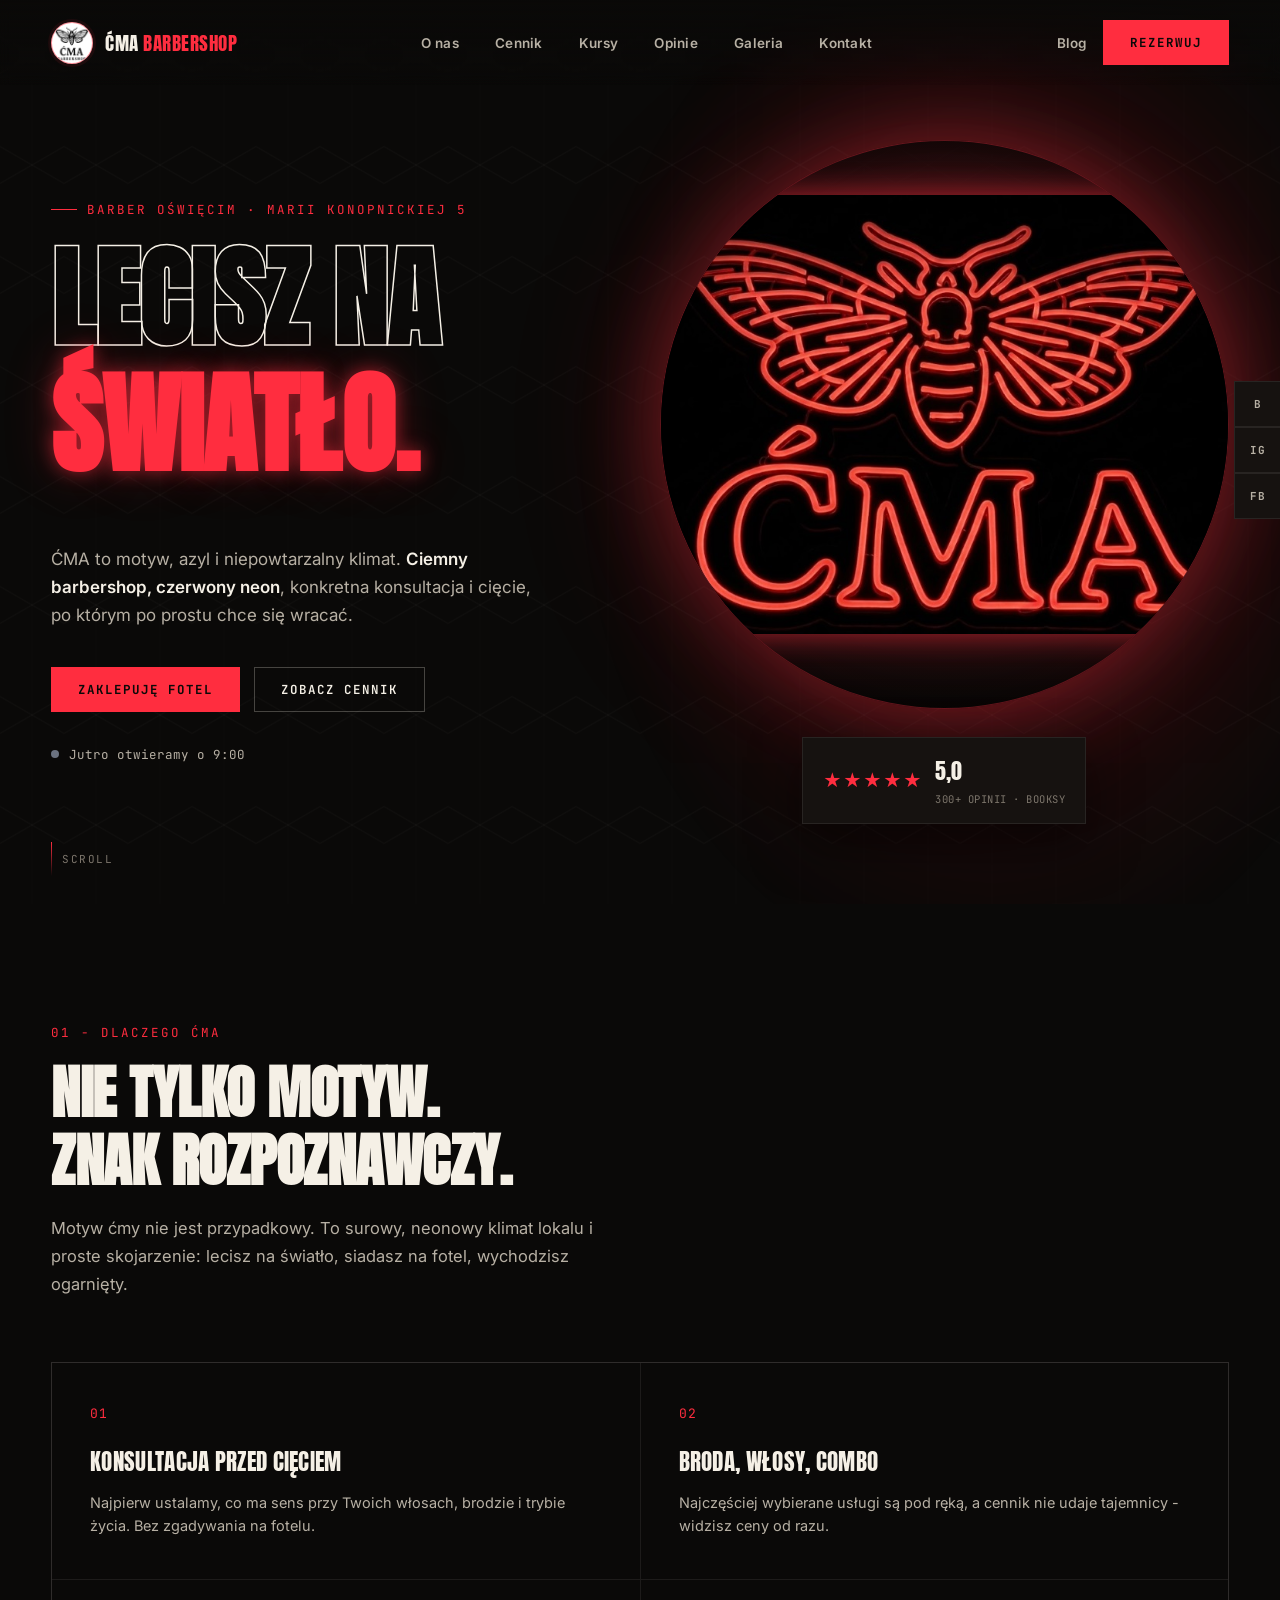
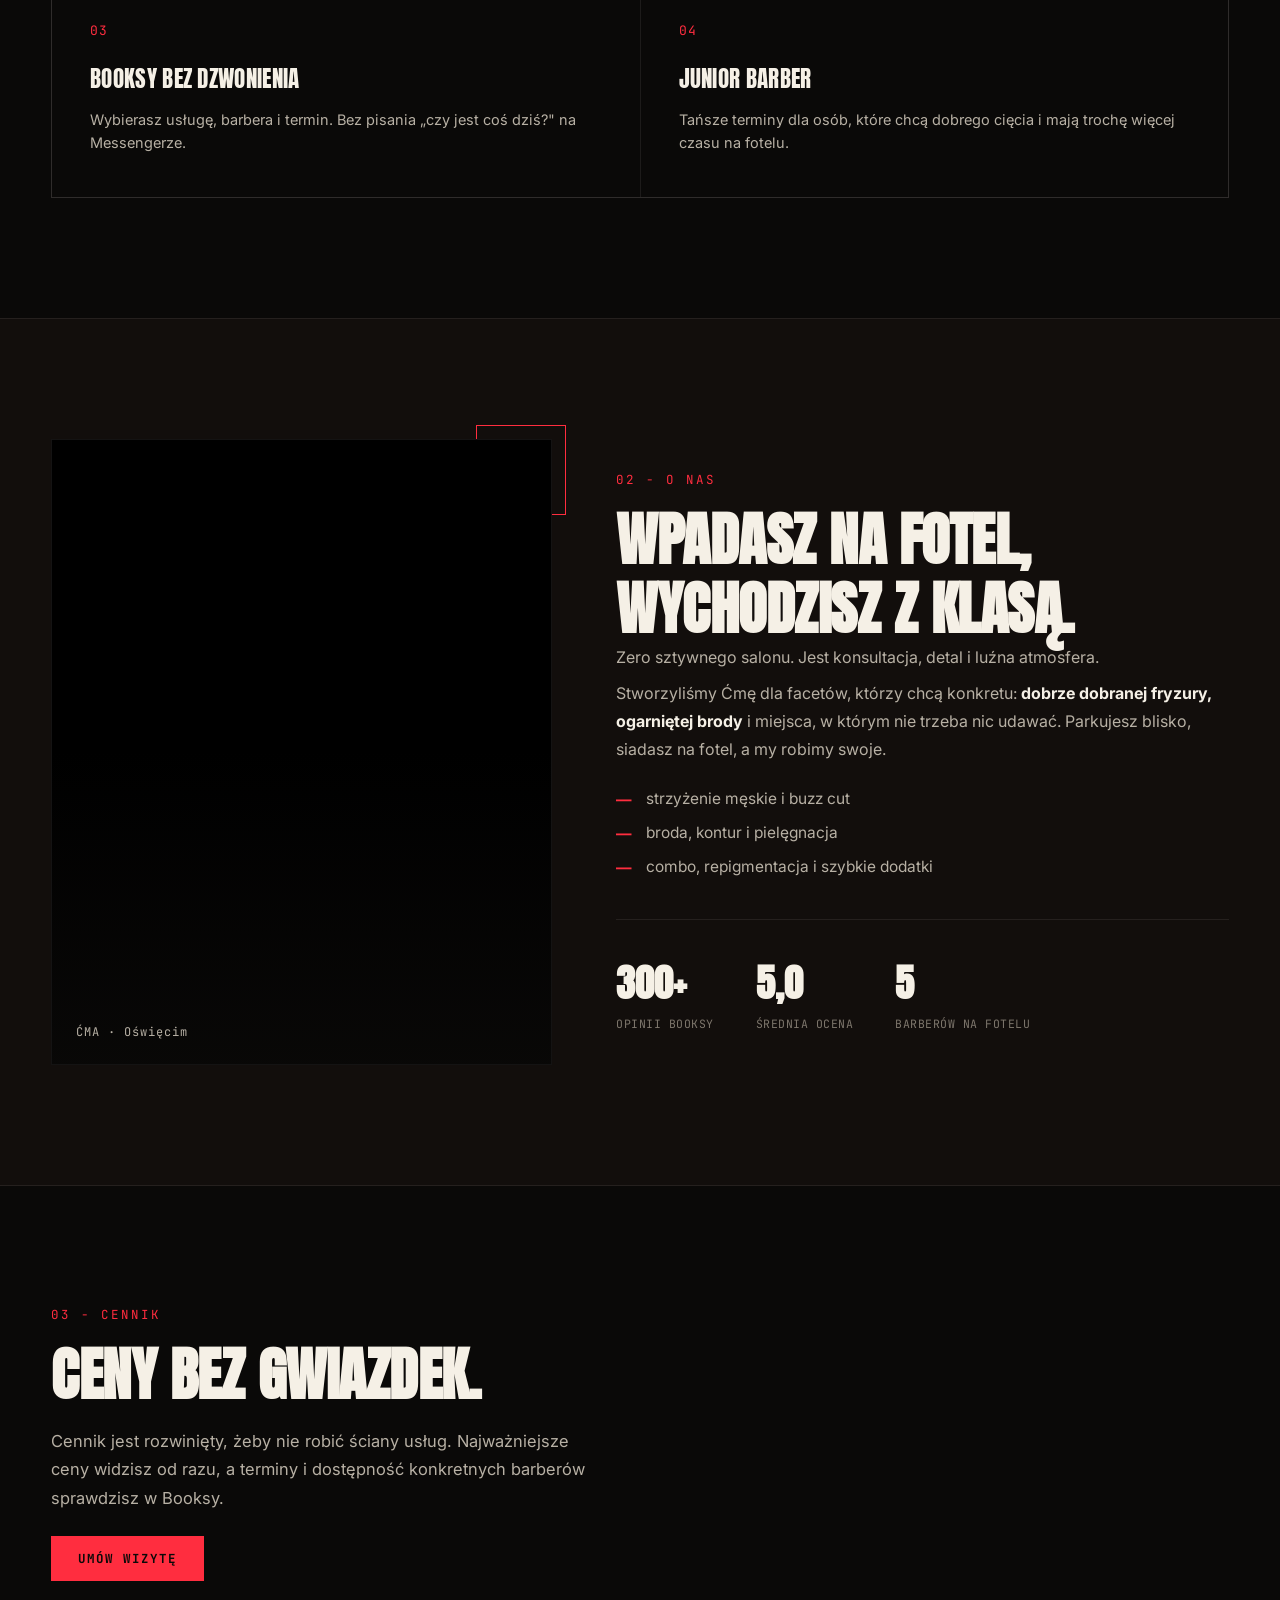
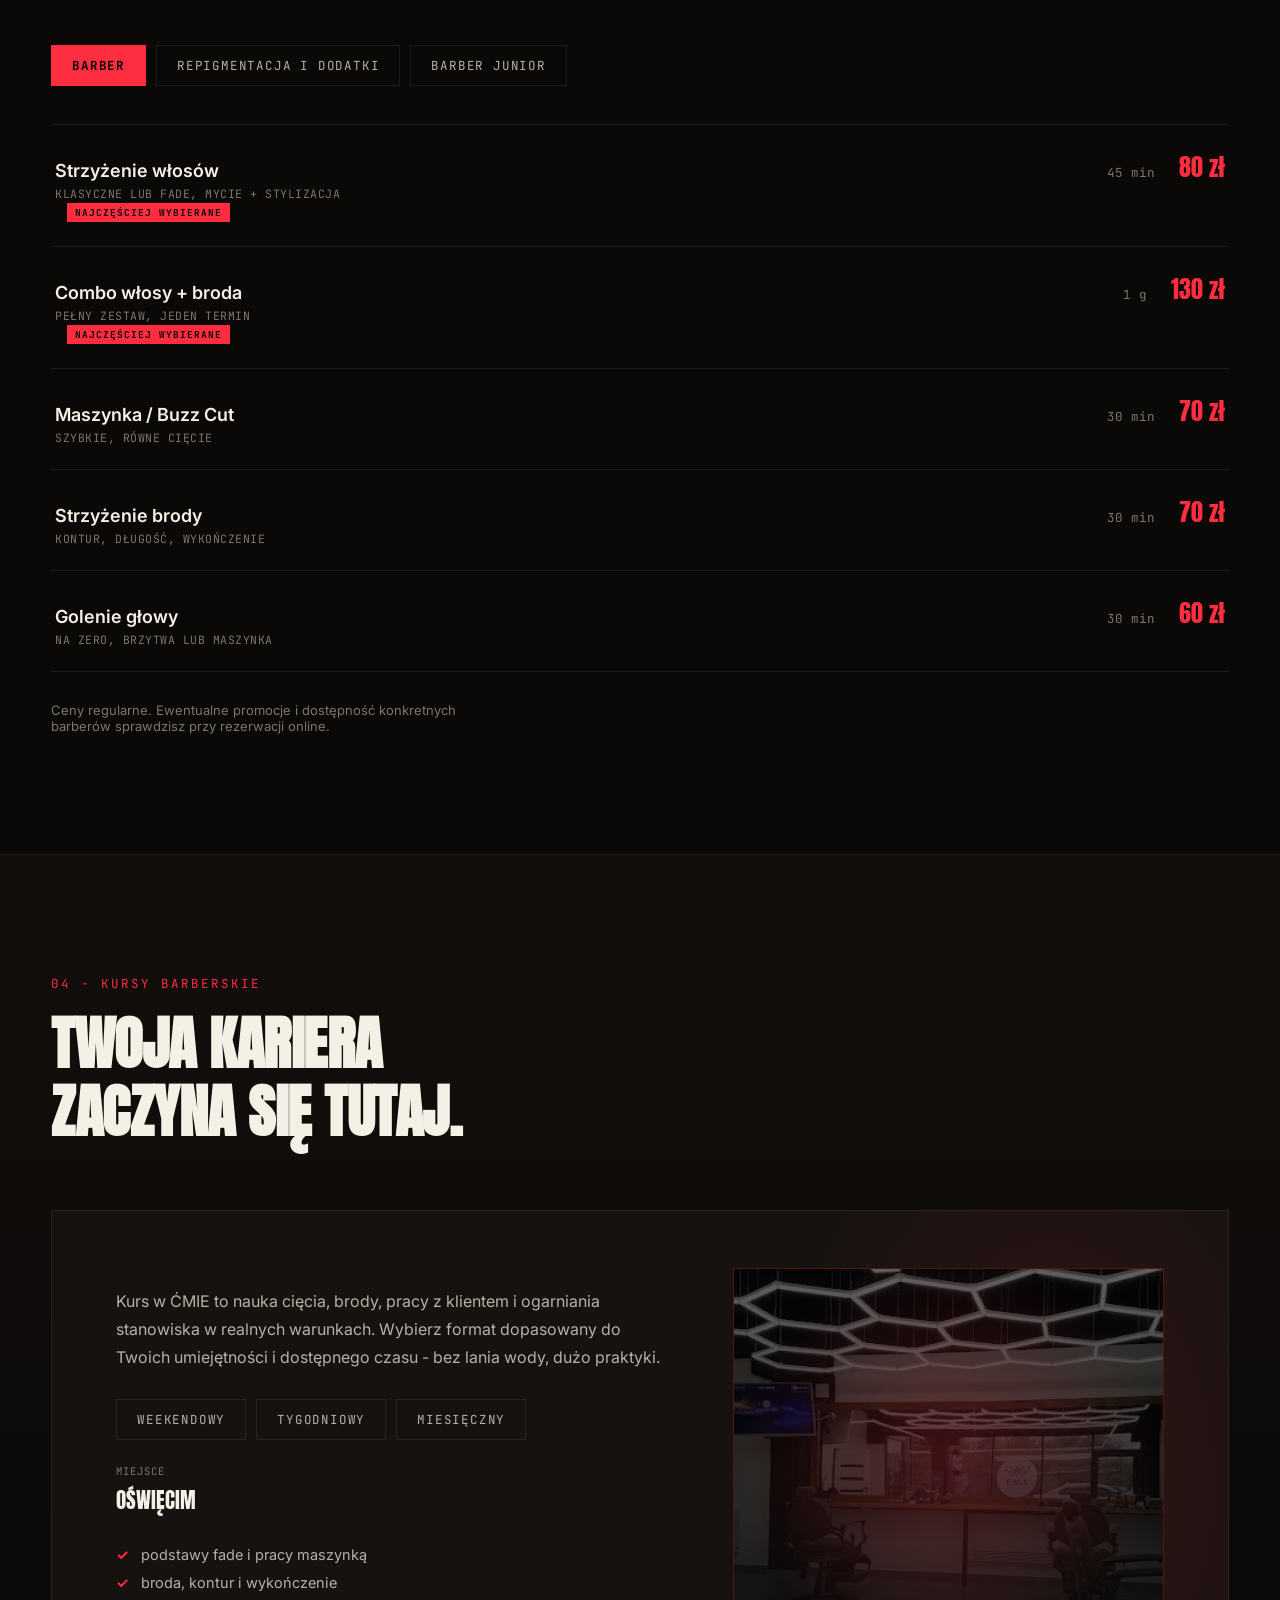
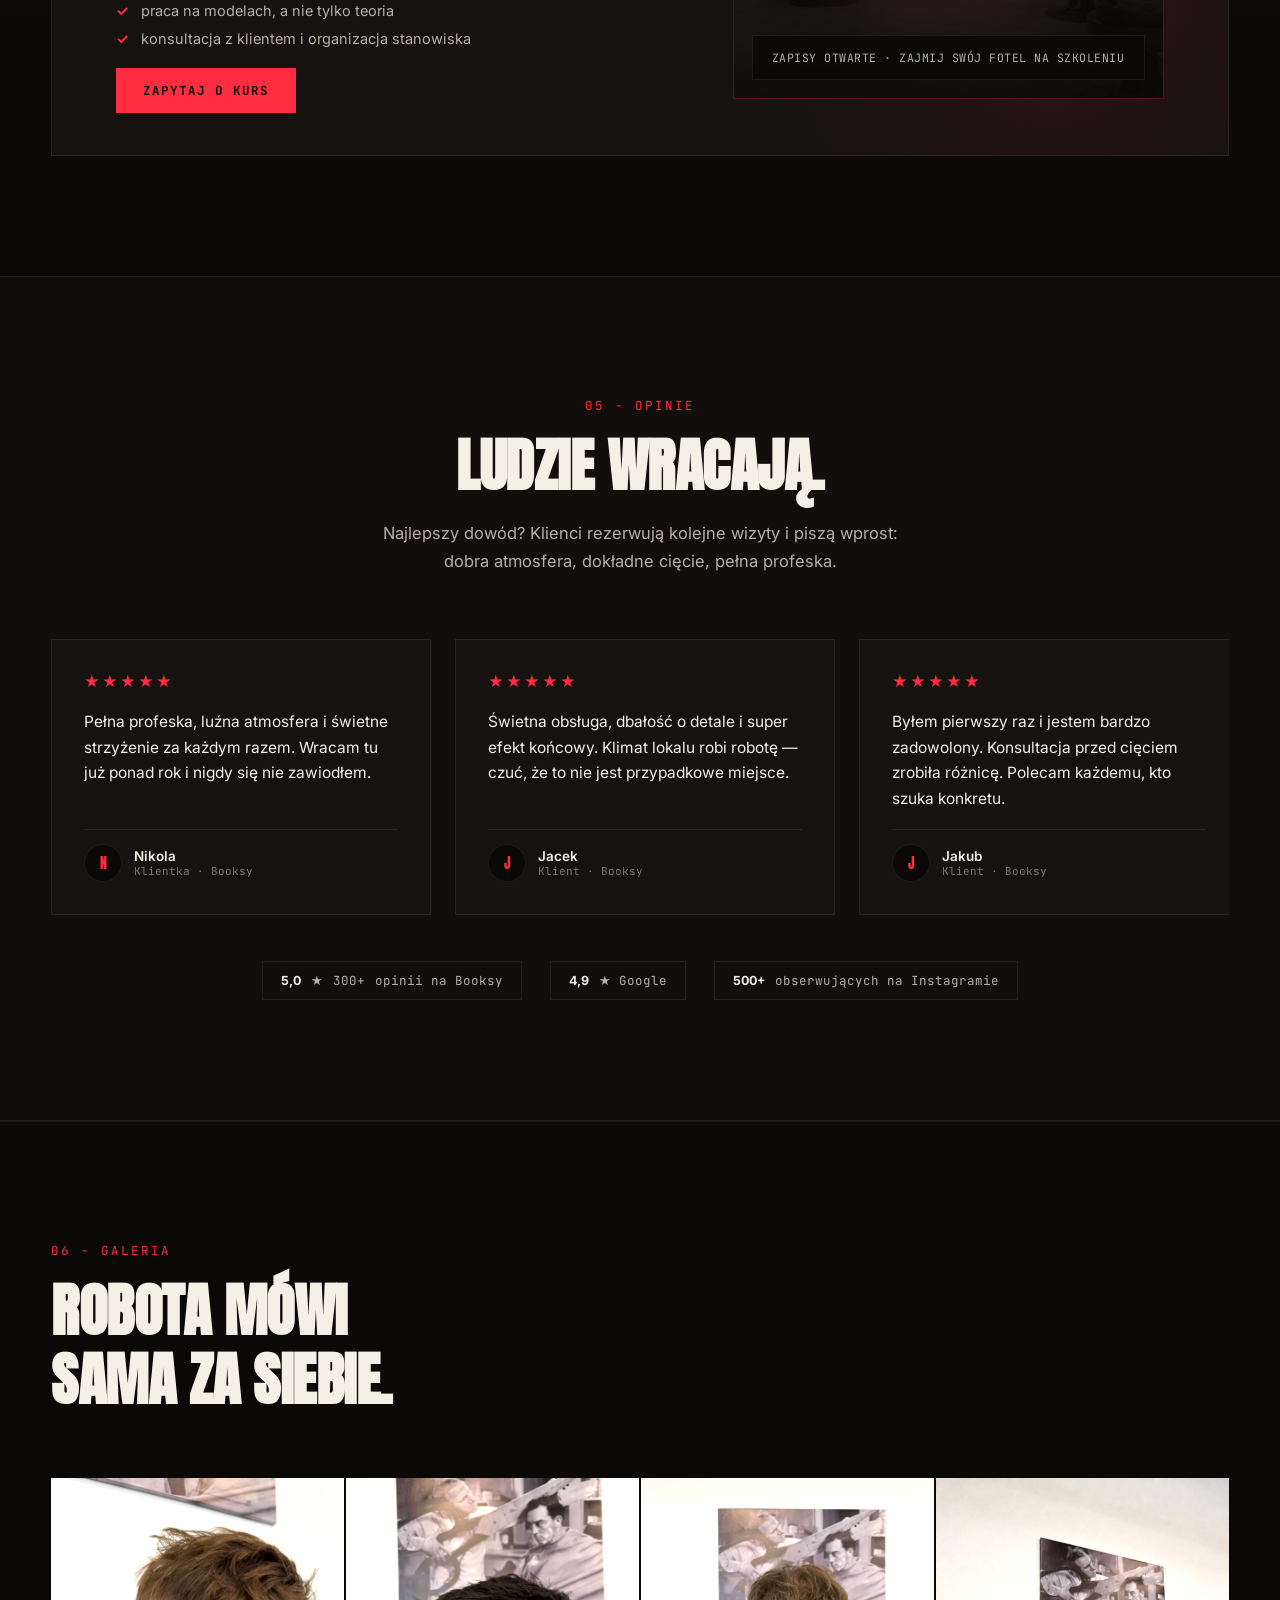
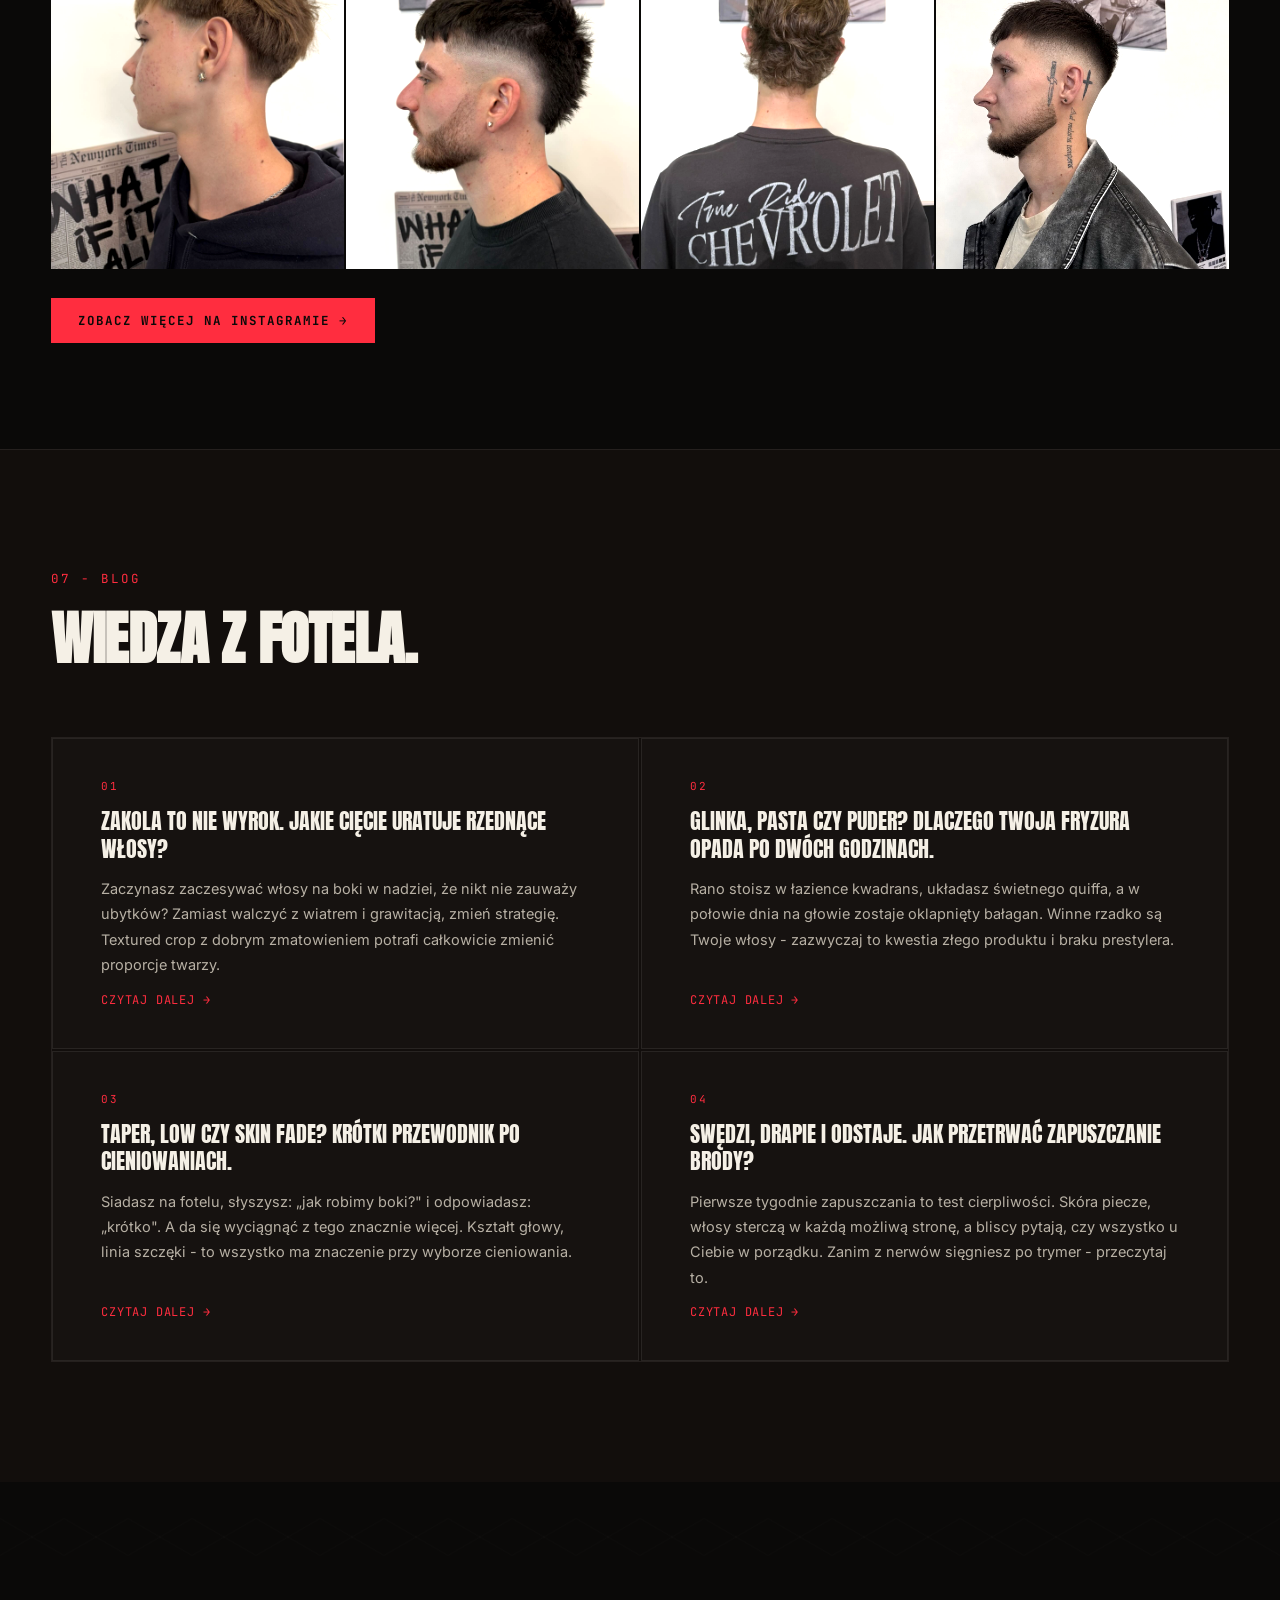
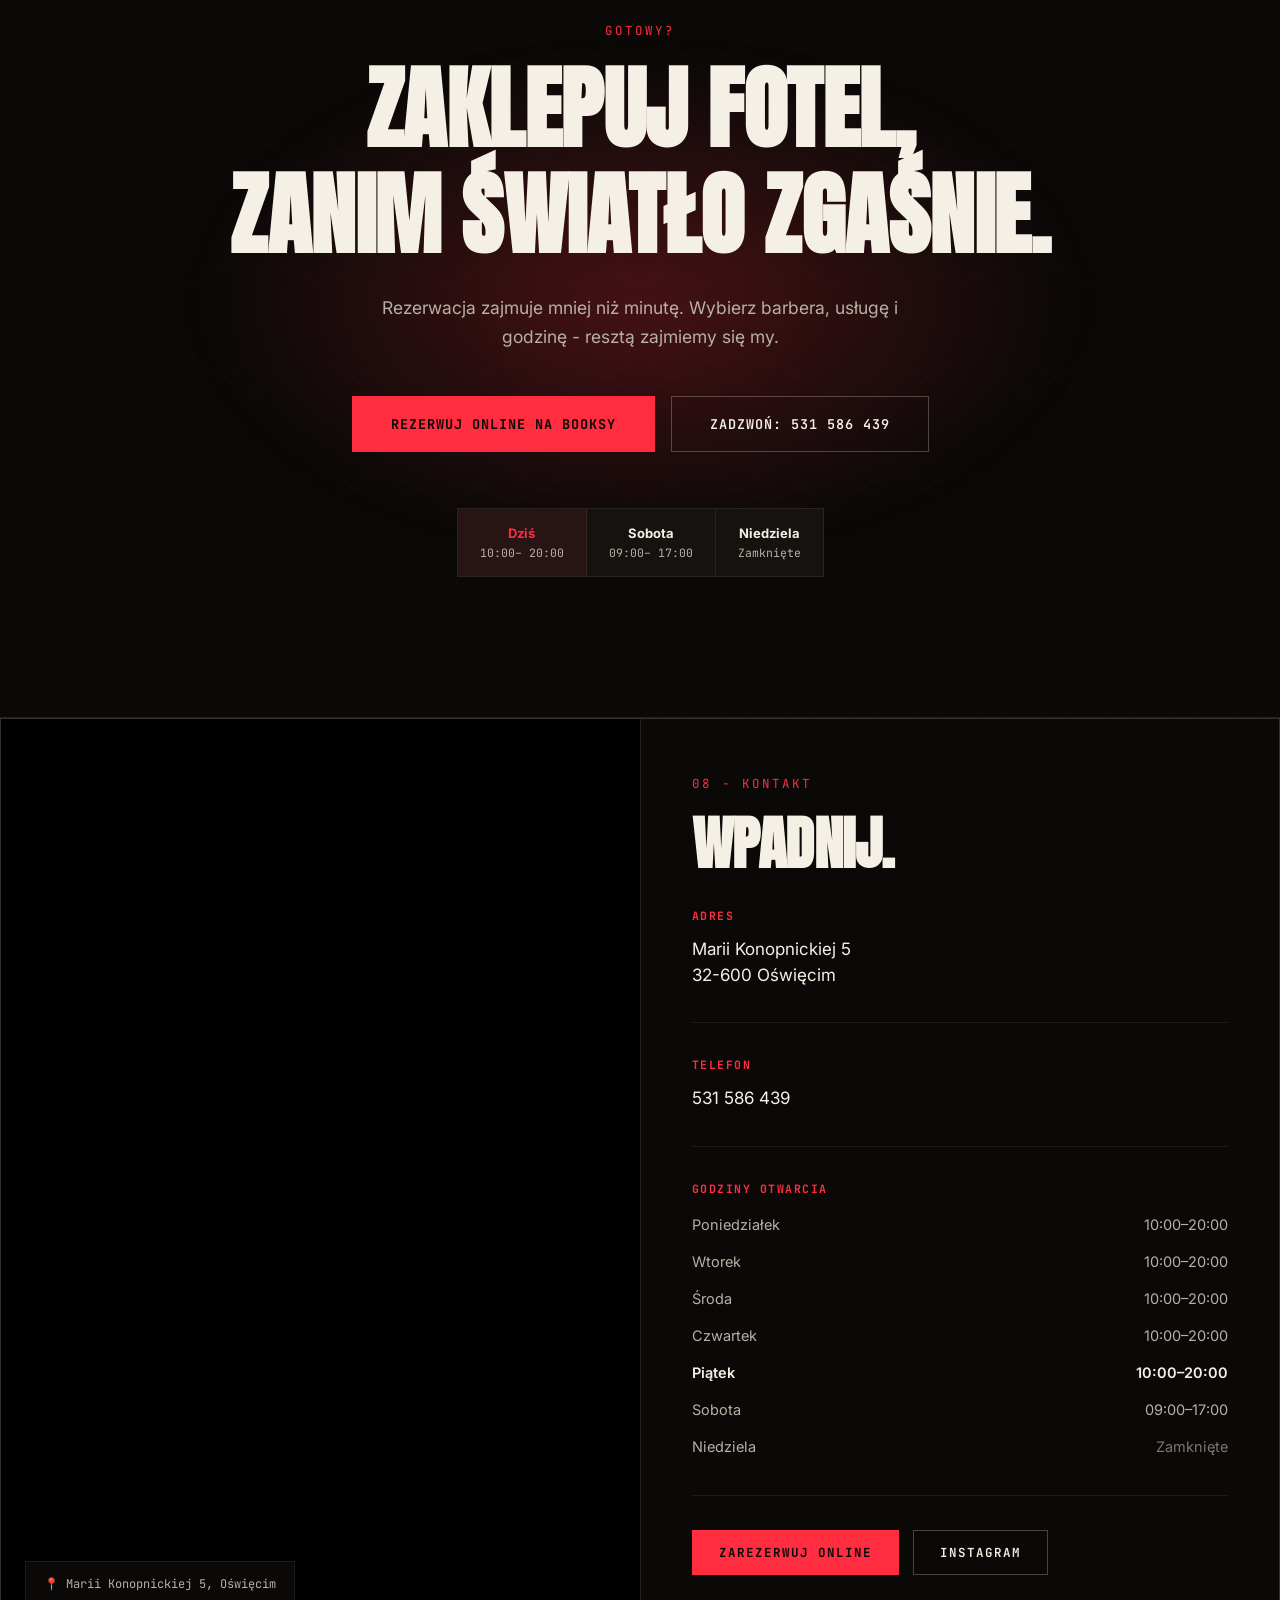
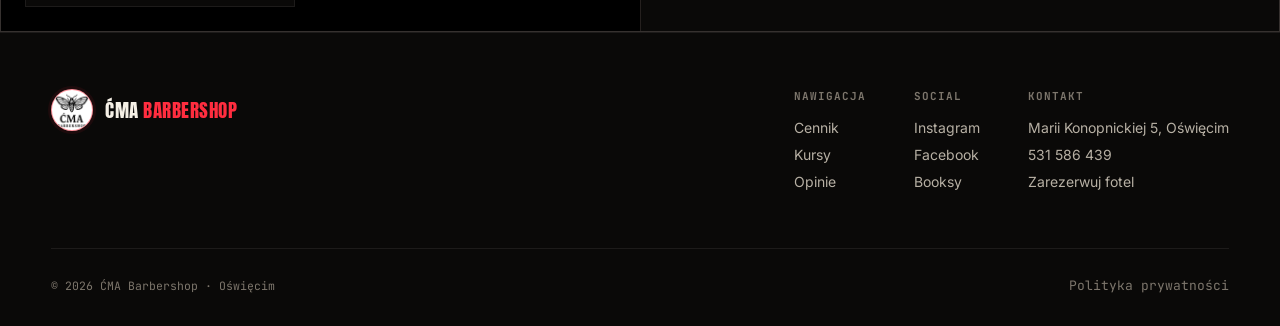
<file: index.html>
<!DOCTYPE html>
<html lang="pl">
<head>
<meta charset="UTF-8">
<meta name="robots" content="noindex">
<meta name="viewport" content="width=device-width, initial-scale=1, viewport-fit=cover">
<title>ĆMA Barbershop Oświęcim | Fryzjer męski i barber</title>
<meta name="description" content="ĆMA Barbershop w Oświęcimiu: strzyżenie męskie, broda, combo, buzz cut i repigmentacja. Sprawdź cennik i zarezerwuj wizytę online.">
<meta name="theme-color" content="#0a0908">
<meta property="og:title" content="ĆMA Barbershop Oświęcim">
<meta property="og:description" content="Lecisz na światło. Ciemny barbershop, czerwony neon i konkretne cięcie w Oświęcimiu.">
<meta property="og:type" content="website">
<meta property="og:locale" content="pl_PL">
<meta name="twitter:card" content="summary_large_image">
<meta name="google-site-verification" content="OyQtnZKhgmq2qLxgh9zFOwv6-ULGKPKsEYpkydvM030">
<link rel="icon" type="image/png" href="assets/logo-cma.png">
<link rel="preconnect" href="https://fonts.googleapis.com">
<link rel="preconnect" href="https://fonts.gstatic.com" crossorigin>
<link rel="stylesheet" href="https://fonts.googleapis.com/css2?family=Anton&family=Bebas+Neue&family=Inter:wght@400;500;600;700;800;900&family=JetBrains+Mono:wght@400;500;600;700&display=swap" media="print" onload="this.media='all'">
<noscript><link rel="stylesheet" href="https://fonts.googleapis.com/css2?family=Anton&family=Bebas+Neue&family=Inter:wght@400;500;600;700;800;900&family=JetBrains+Mono:wght@400;500;600;700&display=swap"></noscript>
<link rel="preload" href="assets/neon-cma.jpg" as="image" fetchpriority="high">
<link rel="stylesheet" href="style.css">
</head>
<body>

<!-- ============ HEADER ============ -->
<header id="siteHeader">
  <a href="#" class="brand">
    <div class="brand-mark">
      <img src="assets/logo-cma.png" alt="Logo ĆMA Barbershop">
    </div>
    <span class="brand-name">ĆMA <span>Barbershop</span></span>
  </a>
  <nav class="main-nav">
    <a href="#onas">O nas</a>
    <a href="#cennik">Cennik</a>
    <a href="#kursy">Kursy</a>
    <a href="#opinie">Opinie</a>
    <a href="#galeria">Galeria</a>
    <a href="#kontakt">Kontakt</a>
  </nav>
  <div class="header-actions">
    <a href="blog.html" class="nav-blog-link">Blog</a>
    <a href="#rezerwuj" class="btn-cta header-cta">Rezerwuj</a>
  </div>
</header>

<aside class="social-rail">
  <a href="https://booksy.com/pl-pl/320725_cma-barbershop_barber-shop_10151_oswiecim#ba_s=seo" aria-label="Booksy" target="_blank" rel="noopener">B</a>
  <a href="https://www.instagram.com/cmabarbershop/" aria-label="Instagram" target="_blank" rel="noopener">IG</a>
  <a href="https://www.facebook.com/cmabarbershop/" aria-label="Facebook" target="_blank" rel="noopener">FB</a>
</aside>

<!-- ============ HERO ============ -->
<main id="mainContent">
<section class="hero">
  <div class="hex-field"></div>
  <div class="hero-bg-glow"></div>
  <div class="hero-grid">
    <div class="hero-copy">
      <div class="eyebrow">Barber Oświęcim · Marii Konopnickiej 5</div>
      <h1>
        <span class="outline-text">LECISZ NA</span>
        <span class="fill-text glow-text">ŚWIATŁO.</span>
      </h1>
      <p class="hero-sub">
        ĆMA to motyw, azyl i niepowtarzalny klimat. <strong>Ciemny barbershop, czerwony neon</strong>, konkretna konsultacja i cięcie, po którym po prostu chce się wracać.
      </p>
      <div class="hero-ctas">
        <a href="#rezerwuj" class="btn-cta">Zaklepuję fotel</a>
        <a href="#cennik" class="btn-ghost">Zobacz cennik</a>
      </div>
      <div class="hero-meta" id="heroStatus">
        <span class="dot-live" id="statusDot"></span> <span id="statusText">Otwarte teraz · do 20:00</span>
      </div>
    </div>

    <div class="hero-visual">
      <div class="spotlight-ring">
        <video class="neon-video" autoplay muted loop playsinline webkit-playsinline="true" preload="auto" poster="assets/neon-cma.jpg" aria-label="Neon ĆMA Barbershop">
          <source src="assets/cma-neon-loop.mp4" type="video/mp4">
          <track kind="captions" src="" label="Brak napisów" default>
        </video>
        <div class="particle" style="left:30%; top:70%; width:3px; height:3px; --drift:14px; animation-delay:0s;"></div>
        <div class="particle" style="left:55%; top:75%; width:2px; height:2px; --drift:-18px; animation-delay:2.3s;"></div>
        <div class="particle" style="left:68%; top:65%; width:3px; height:3px; --drift:10px; animation-delay:4.1s;"></div>
        <div class="particle" style="left:42%; top:80%; width:2px; height:2px; --drift:-8px; animation-delay:1.2s;"></div>
      </div>
      <div class="floating-rating">
        <span class="stars">★★★★★</span>
        <div>
          <span class="num" data-stat="booksy_rating">5,0</span><br>
          <span class="lbl" data-stat="booksy_lbl">300+ opinii · Booksy</span>
        </div>
      </div>
    </div>
  </div>

  <div class="scroll-cue"><div class="line"></div> Scroll</div>
</section>

<!-- ============ WHY ĆMA ============ -->
<section class="why-section" id="dlaczego">
  <div class="section-inner">
    <div class="section-head reveal">
      <span class="eyebrow-num">01 - Dlaczego ĆMA</span>
      <h2>Nie tylko motyw.<br>Znak rozpoznawczy.</h2>
      <p class="section-lede">Motyw ćmy nie jest przypadkowy. To surowy, neonowy klimat lokalu i proste skojarzenie: lecisz na światło, siadasz na fotel, wychodzisz ogarnięty.</p>
    </div>
  </div>
  <div class="why-grid reveal">
    <div class="why-card">
      <span class="wc-num">01</span>
      <h3>Konsultacja przed cięciem</h3>
      <p>Najpierw ustalamy, co ma sens przy Twoich włosach, brodzie i trybie życia. Bez zgadywania na fotelu.</p>
    </div>
    <div class="why-card">
      <span class="wc-num">02</span>
      <h3>Broda, włosy, combo</h3>
      <p>Najczęściej wybierane usługi są pod ręką, a cennik nie udaje tajemnicy - widzisz ceny od razu.</p>
    </div>
    <div class="why-card">
      <span class="wc-num">03</span>
      <h3>Booksy bez dzwonienia</h3>
      <p>Wybierasz usługę, barbera i termin. Bez pisania „czy jest coś dziś?" na Messengerze.</p>
    </div>
    <div class="why-card">
      <span class="wc-num">04</span>
      <h3>Junior barber</h3>
      <p>Tańsze terminy dla osób, które chcą dobrego cięcia i mają trochę więcej czasu na fotelu.</p>
    </div>
  </div>
</section>

<!-- ============ ABOUT ============ -->
<section class="about-section" id="onas">
  <div class="section-inner about-grid">
    <div class="about-img-wrap reveal">
      <div class="about-img-frame">
        <video src="assets/fotel-gif.mp4" autoplay loop muted playsinline aria-label="Fotel barberski w ĆMA Barbershop">
          <track kind="captions" src="" label="Brak napisów" default>
        </video>
        <span class="about-img-tag">ĆMA · Oświęcim</span>
      </div>
      <div class="about-img-corner"></div>
    </div>
    <div class="about-copy reveal">
      <span class="eyebrow-num">02 - O nas</span>
      <h2>Wpadasz na fotel,<br>wychodzisz z klasą.</h2>
      <p>Zero sztywnego salonu. Jest konsultacja, detal i luźna atmosfera.</p>
      <p>Stworzyliśmy Ćmę dla facetów, którzy chcą konkretu: <strong>dobrze dobranej fryzury, ogarniętej brody</strong> i miejsca, w którym nie trzeba nic udawać. Parkujesz blisko, siadasz na fotel, a my robimy swoje.</p>
      <ul>
        <li>strzyżenie męskie i buzz cut</li>
        <li>broda, kontur i pielęgnacja</li>
        <li>combo, repigmentacja i szybkie dodatki</li>
      </ul>
      <div class="stat-row">
        <div class="stat"><b data-stat="booksy_count">300+</b><span>opinii Booksy</span></div>
        <div class="stat"><b data-stat="booksy_rating">5,0</b><span>średnia ocena</span></div>
        <div class="stat"><b data-stat="barberzy">5</b><span>barberów na fotelu</span></div>
      </div>
    </div>
  </div>
</section>

<!-- ============ PRICING ============ -->
<section class="pricing-section" id="cennik">
  <div class="section-inner">
    <div class="section-head reveal">
      <span class="eyebrow-num">03 - Cennik</span>
      <h2>Ceny bez gwiazdek.</h2>
      <p class="section-lede">Cennik jest rozwinięty, żeby nie robić ściany usług. Najważniejsze ceny widzisz od razu, a terminy i dostępność konkretnych barberów sprawdzisz w Booksy.</p>
      <div class="hero-ctas" style="margin-top:24px;">
        <a href="#rezerwuj" class="btn-cta">Umów wizytę</a>
      </div>
    </div>

    <div class="price-tabs reveal">
      <button class="price-tab active" data-tab="barber">Barber</button>
      <button class="price-tab" data-tab="repigmentacja">Repigmentacja i dodatki</button>
      <button class="price-tab" data-tab="junior">Barber Junior</button>
    </div>

    <div class="price-panel active reveal" data-panel="barber">
      <div class="price-list">
        <div class="price-row featured">
          <div class="pname">Strzyżenie włosów<small>klasyczne lub fade, mycie + stylizacja</small></div>
          <div class="ptime">45 min</div>
          <div class="pval">80 zł</div>
        </div>
        <div class="price-row featured">
          <div class="pname">Combo włosy + broda<small>pełny zestaw, jeden termin</small></div>
          <div class="ptime">1 g</div>
          <div class="pval">130 zł</div>
        </div>
        <div class="price-row">
          <div class="pname">Maszynka / Buzz Cut<small>szybkie, równe cięcie</small></div>
          <div class="ptime">30 min</div>
          <div class="pval">70 zł</div>
        </div>
        <div class="price-row">
          <div class="pname">Strzyżenie brody<small>kontur, długość, wykończenie</small></div>
          <div class="ptime">30 min</div>
          <div class="pval">70 zł</div>
        </div>
        <div class="price-row">
          <div class="pname">Golenie głowy<small>na zero, brzytwa lub maszynka</small></div>
          <div class="ptime">30 min</div>
          <div class="pval">60 zł</div>
        </div>
      </div>
    </div>

    <div class="price-panel" data-panel="repigmentacja">
      <div class="price-list">
        <div class="price-row">
          <div class="pname">Strzyżenie + repigmentacja / odsiwianie</div>
          <div class="ptime">1 g 15 min</div>
          <div class="pval">140 zł</div>
        </div>
        <div class="price-row">
          <div class="pname">Combo + repigmentacja brody</div>
          <div class="ptime">1 g 15 min</div>
          <div class="pval">190 zł</div>
        </div>
        <div class="price-row">
          <div class="pname">Combo + repigmentacja włosów</div>
          <div class="ptime">1 g 15 min</div>
          <div class="pval">190 zł</div>
        </div>
        <div class="price-row">
          <div class="pname">Broda + repigmentacja</div>
          <div class="ptime">1 g</div>
          <div class="pval">120 zł</div>
        </div>
        <div class="price-row">
          <div class="pname">Combo + repigmentacja włosów i brody</div>
          <div class="ptime">1 g 30 min</div>
          <div class="pval">250 zł</div>
        </div>
        <div class="price-row">
          <div class="pname">Wosk: nos + brwi + uszy</div>
          <div class="ptime">10 min</div>
          <div class="pval">30 zł</div>
        </div>
      </div>
    </div>

    <div class="price-panel" data-panel="junior">
      <div class="price-list">
        <div class="price-row">
          <div class="pname">Strzyżenie włosów<small>mniejszy staż, ta sama dbałość o detal</small></div>
          <div class="ptime">1 g</div>
          <div class="pval">50 zł</div>
        </div>
        <div class="price-row">
          <div class="pname">Combo<small>włosy + broda</small></div>
          <div class="ptime">1 g</div>
          <div class="pval">100 zł</div>
        </div>
      </div>
    </div>

    <div class="price-foot reveal">
      <p class="price-note">Ceny regularne. Ewentualne promocje i dostępność konkretnych barberów sprawdzisz przy rezerwacji online.</p>
    </div>
  </div>
</section>

<!-- ============ COURSES ============ -->
<section class="courses-section" id="kursy">
  <div class="section-inner">
    <div class="section-head reveal">
      <span class="eyebrow-num">04 - Kursy barberskie</span>
      <h2>Twoja kariera<br>zaczyna się tutaj.</h2>
    </div>
    <div class="course-card reveal">
      <div class="course-copy">
        <p>Kurs w ĆMIE to nauka cięcia, brody, pracy z klientem i ogarniania stanowiska w realnych warunkach. Wybierz format dopasowany do Twoich umiejętności i dostępnego czasu - bez lania wody, dużo praktyki.</p>
        <div class="course-labels">
          <span class="course-label">Weekendowy</span>
          <span class="course-label">Tygodniowy</span>
          <span class="course-label">Miesięczny</span>
        </div>
        <div class="course-meta">
          <div><span>Miejsce</span><b>Oświęcim</b></div>
        </div>
        <ul class="course-list">
          <li>podstawy fade i pracy maszynką</li>
          <li>broda, kontur i wykończenie</li>
          <li>praca na modelach, a nie tylko teoria</li>
          <li>konsultacja z klientem i organizacja stanowiska</li>
        </ul>
        <a href="#kontakt" class="btn-cta">Zapytaj o kurs</a>
      </div>
      <div class="course-visual">
        <img src="assets/wnetrze-cma.jpg" alt="Wnętrze ĆMA Barbershop — sala szkoleniowa" class="course-photo" loading="lazy">
        <div class="badge">ZAPISY OTWARTE · ZAJMIJ SWÓJ FOTEL NA SZKOLENIU</div>
      </div>
    </div>
  </div>
</section>

<!-- ============ TESTIMONIALS ============ -->
<section class="testi-section" id="opinie">
  <div class="section-inner">
    <div class="section-head center reveal">
      <span class="eyebrow-num">05 - Opinie</span>
      <h2>Ludzie wracają.</h2>
      <p class="section-lede">Najlepszy dowód? Klienci rezerwują kolejne wizyty i piszą wprost: dobra atmosfera, dokładne cięcie, pełna profeska.</p>
    </div>
  </div>

  <div class="testi-track-wrap reveal">
    <div class="testi-track" id="testiTrack">
      <!-- renderowane przez data.js + script.js -->
    </div>
  </div>

  <div class="section-inner">
    <div class="testi-badge-row reveal">
      <div class="source-badge"><b data-stat="booksy_rating">5,0</b> ★ <span data-stat="booksy_count">300+</span> opinii na Booksy</div>
      <div class="source-badge"><b data-stat="google_rating">4,9</b> ★ Google</div>
      <div class="source-badge"><b data-stat="instagram">500+</b> obserwujących na Instagramie</div>
    </div>
  </div>
</section>

<!-- ============ GALERIA ============ -->
<section class="gallery-section" id="galeria">
  <div class="section-inner">
    <div class="section-head reveal">
      <span class="eyebrow-num">06 - Galeria</span>
      <h2>Robota mówi<br>sama za siebie.</h2>
    </div>
    <div class="gallery-grid reveal">
      <div class="gallery-item">
        <img src="assets/galeria1.jpg" alt="ĆMA Barbershop — realizacja 1" loading="lazy">
      </div>
      <div class="gallery-item">
        <img src="assets/galeria2.jpg" alt="ĆMA Barbershop — realizacja 2" loading="lazy">
      </div>
      <div class="gallery-item">
        <img src="assets/galeria3.jpg" alt="ĆMA Barbershop — realizacja 3" loading="lazy">
      </div>
      <div class="gallery-item">
        <img src="assets/galeria4.jpg" alt="ĆMA Barbershop — realizacja 4" loading="lazy">
      </div>
    </div>
    <div class="gallery-cta reveal">
      <a href="https://www.instagram.com/cmabarbershop/" class="btn-cta" target="_blank" rel="noopener">Zobacz więcej na Instagramie →</a>
    </div>
  </div>
</section>

<!-- ============ BLOG ============ -->
<section class="blog-section" id="blog">
  <div class="section-inner">
    <div class="section-head reveal">
      <span class="eyebrow-num">07 - Blog</span>
      <h2>Wiedza z fotela.</h2>
    </div>
    <div class="blog-grid reveal">
      <article class="blog-card">
        <div class="blog-num">01</div>
        <h3>Zakola to nie wyrok. Jakie cięcie uratuje rzednące włosy?</h3>
        <p>Zaczynasz zaczesywać włosy na boki w nadziei, że nikt nie zauważy ubytków? Zamiast walczyć z wiatrem i grawitacją, zmień strategię. Textured crop z dobrym zmatowieniem potrafi całkowicie zmienić proporcje twarzy.</p>
        <a href="blog.html#blog-art-1" class="blog-link">Czytaj dalej →</a>
      </article>
      <article class="blog-card">
        <div class="blog-num">02</div>
        <h3>Glinka, pasta czy puder? Dlaczego Twoja fryzura opada po dwóch godzinach.</h3>
        <p>Rano stoisz w łazience kwadrans, układasz świetnego quiffa, a w połowie dnia na głowie zostaje oklapnięty bałagan. Winne rzadko są Twoje włosy - zazwyczaj to kwestia złego produktu i braku prestylera.</p>
        <a href="blog.html#blog-art-2" class="blog-link">Czytaj dalej →</a>
      </article>
      <article class="blog-card">
        <div class="blog-num">03</div>
        <h3>Taper, low czy skin fade? Krótki przewodnik po cieniowaniach.</h3>
        <p>Siadasz na fotelu, słyszysz: „jak robimy boki?" i odpowiadasz: „krótko". A da się wyciągnąć z tego znacznie więcej. Kształt głowy, linia szczęki - to wszystko ma znaczenie przy wyborze cieniowania.</p>
        <a href="blog.html#blog-art-3" class="blog-link">Czytaj dalej →</a>
      </article>
      <article class="blog-card">
        <div class="blog-num">04</div>
        <h3>Swędzi, drapie i odstaje. Jak przetrwać zapuszczanie brody?</h3>
        <p>Pierwsze tygodnie zapuszczania to test cierpliwości. Skóra piecze, włosy sterczą w każdą możliwą stronę, a bliscy pytają, czy wszystko u Ciebie w porządku. Zanim z nerwów sięgniesz po trymer - przeczytaj to.</p>
        <a href="blog.html#blog-art-4" class="blog-link">Czytaj dalej →</a>
      </article>
    </div>
  </div>
</section>

<!-- ============ FINAL CTA ============ -->
<section class="final-cta" id="rezerwuj">
  <div class="hex-field"></div>
  <div class="final-glow"></div>
  <div class="section-inner">
    <span class="eyebrow-num">Gotowy?</span>
    <h2>Zaklepuj fotel,<br>zanim światło zgaśnie.</h2>
    <p class="section-lede">Rezerwacja zajmuje mniej niż minutę. Wybierz barbera, usługę i godzinę - resztą zajmiemy się my.</p>
    <div class="final-ctas">
      <a href="https://booksy.com/pl-pl/320725_cma-barbershop_barber-shop_10151_oswiecim#ba_s=seo" class="btn-cta" target="_blank" rel="noopener">Rezerwuj online na Booksy</a>
      <a href="tel:+48531586439" class="btn-ghost">Zadzwoń: 531 586 439</a>
    </div>
    <div class="hours-strip" id="hoursStrip">
      <div class="today" id="stripDay0"><b id="stripDay0Label">Dziś</b><span id="stripDay0Hours">10:00 – 20:00</span></div>
      <div id="stripDay1"><b id="stripDay1Label">Sobota</b><span id="stripDay1Hours">09:00 – 17:00</span></div>
      <div id="stripDay2"><b id="stripDay2Label">Niedziela</b><span id="stripDay2Hours">Zamknięte</span></div>
    </div>
  </div>
</section>

<!-- ============ CONTACT ============ -->
<section class="contact-section" id="kontakt" style="padding:0;">
  <div class="contact-grid">
    <div class="contact-map">
      <iframe
        class="map-embed"
        src="https://www.google.com/maps?q=Marii%20Konopnickiej%205,%2032-600%20O%C5%9Bwi%C4%99cim&output=embed"
        loading="lazy"
        referrerpolicy="no-referrer-when-downgrade"
        title="Mapa — ĆMA Barbershop, Marii Konopnickiej 5, Oświęcim">
      </iframe>
      <div class="map-label">📍 Marii Konopnickiej 5, Oświęcim</div>
    </div>
    <div class="contact-info">
      <span class="eyebrow-num">08 - Kontakt</span>
      <h2 style="margin-bottom:30px;">Wpadnij.</h2>
      <div class="info-block">
        <h3>Adres</h3>
        <p>Marii Konopnickiej 5<br>32-600 Oświęcim</p>
      </div>
      <div class="info-block">
        <h3>Telefon</h3>
        <p><a href="tel:+48531586439" style="transition:color .2s ease;" onmouseover="this.style.color='var(--red)'" onmouseout="this.style.color=''">531 586 439</a></p>
      </div>
      <div class="info-block">
        <h3>Godziny otwarcia</h3>
        <div class="hours-table">
          <div class="hrow" data-day="1"><span>Poniedziałek</span><span>10:00–20:00</span></div>
          <div class="hrow" data-day="2"><span>Wtorek</span><span>10:00–20:00</span></div>
          <div class="hrow" data-day="3"><span>Środa</span><span>10:00–20:00</span></div>
          <div class="hrow" data-day="4"><span>Czwartek</span><span>10:00–20:00</span></div>
          <div class="hrow" data-day="5"><span>Piątek</span><span>10:00–20:00</span></div>
          <div class="hrow" data-day="6"><span>Sobota</span><span>09:00–17:00</span></div>
          <div class="hrow closed" data-day="0"><span>Niedziela</span><span>Zamknięte</span></div>
        </div>
      </div>
      <div class="contact-actions">
        <a href="#rezerwuj" class="btn-cta">Zarezerwuj online</a>
        <a href="https://www.instagram.com/cmabarbershop/" class="btn-ghost" target="_blank" rel="noopener">Instagram</a>
      </div>
    </div>
  </div>
</section>

</main>

<!-- ============ FOOTER ============ -->
<footer>
  <div class="footer-top">
    <div class="brand">
      <div class="brand-mark">
        <img src="assets/logo-cma.png" alt="Logo ĆMA Barbershop">
      </div>
      <span class="brand-name">ĆMA <span>Barbershop</span></span>
    </div>
    <div class="footer-links">
      <div class="footer-col">
        <h5>Nawigacja</h5>
        <a href="#cennik">Cennik</a>
        <a href="#kursy">Kursy</a>
        <a href="#opinie">Opinie</a>
      </div>
      <div class="footer-col">
        <h5>Social</h5>
        <a href="https://www.instagram.com/cmabarbershop/" target="_blank" rel="noopener">Instagram</a>
        <a href="https://www.facebook.com/cmabarbershop/" target="_blank" rel="noopener">Facebook</a>
        <a href="https://booksy.com/pl-pl/320725_cma-barbershop_barber-shop_10151_oswiecim#ba_s=seo" target="_blank" rel="noopener">Booksy</a>
      </div>
      <div class="footer-col">
        <h5>Kontakt</h5>
        <a href="#kontakt">Marii Konopnickiej 5, Oświęcim</a>
        <a href="tel:+48531586439">531 586 439</a>
        <a href="#rezerwuj">Zarezerwuj fotel</a>
      </div>
    </div>
  </div>
  <div class="footer-bottom">
    <span>© 2026 ĆMA Barbershop · Oświęcim</span>
    <a href="privacy.html" style="color:var(--grey);text-decoration:none;font-size:13px;">Polityka prywatności</a>
  </div>
</footer>

<script type="application/ld+json">
{
  "@context": "https://schema.org",
  "@type": "HairSalon",
  "name": "ĆMA Barbershop",
  "description": "Ciemny barbershop w Oświęcimiu. Strzyżenie męskie, broda, combo, buzz cut i repigmentacja. Konkretna konsultacja i cięcie, po którym chce się wracać.",
  "url": "https://portfoliosm.github.io/CMA/",
  "telephone": "+48531586439",
  "priceRange": "$$",
  "image": "https://portfoliosm.github.io/CMA/assets/neon-cma.jpg",
  "address": {
    "@type": "PostalAddress",
    "streetAddress": "Marii Konopnickiej 5",
    "addressLocality": "Oświęcim",
    "postalCode": "32-600",
    "addressCountry": "PL"
  },
  "geo": {
    "@type": "GeoCoordinates",
    "latitude": 50.0498797,
    "longitude": 19.2144545
  },
  "openingHoursSpecification": [
    {
      "@type": "OpeningHoursSpecification",
      "dayOfWeek": ["Monday","Tuesday","Wednesday","Thursday","Friday"],
      "opens": "10:00",
      "closes": "20:00"
    },
    {
      "@type": "OpeningHoursSpecification",
      "dayOfWeek": "Saturday",
      "opens": "09:00",
      "closes": "17:00"
    }
  ],
  "sameAs": [
    "https://www.instagram.com/cmabarbershop/",
    "https://www.facebook.com/cmabarbershop/",
    "https://booksy.com/pl-pl/320725_cma-barbershop_barber-shop_10151_oswiecim",
    "https://www.google.com/maps/place/%C4%86MA+Barbershop/@50.0498797,19.2144545,17z/data=!3m1!4b1!4m6!3m5!1s0x471695f6d36ebd77:0xf04dd2534cb85038!8m2!3d50.0498797!4d19.2144545!16s%2Fg%2F11xzk07l18"
  ]
}
</script>

<div class="sticky-cta">
  <a href="#rezerwuj" class="btn-cta">Zaklepuję fotel</a>
</div>

<script src="data.js"></script>
<script src="script.js"></script>

</body>
</html>
</file>
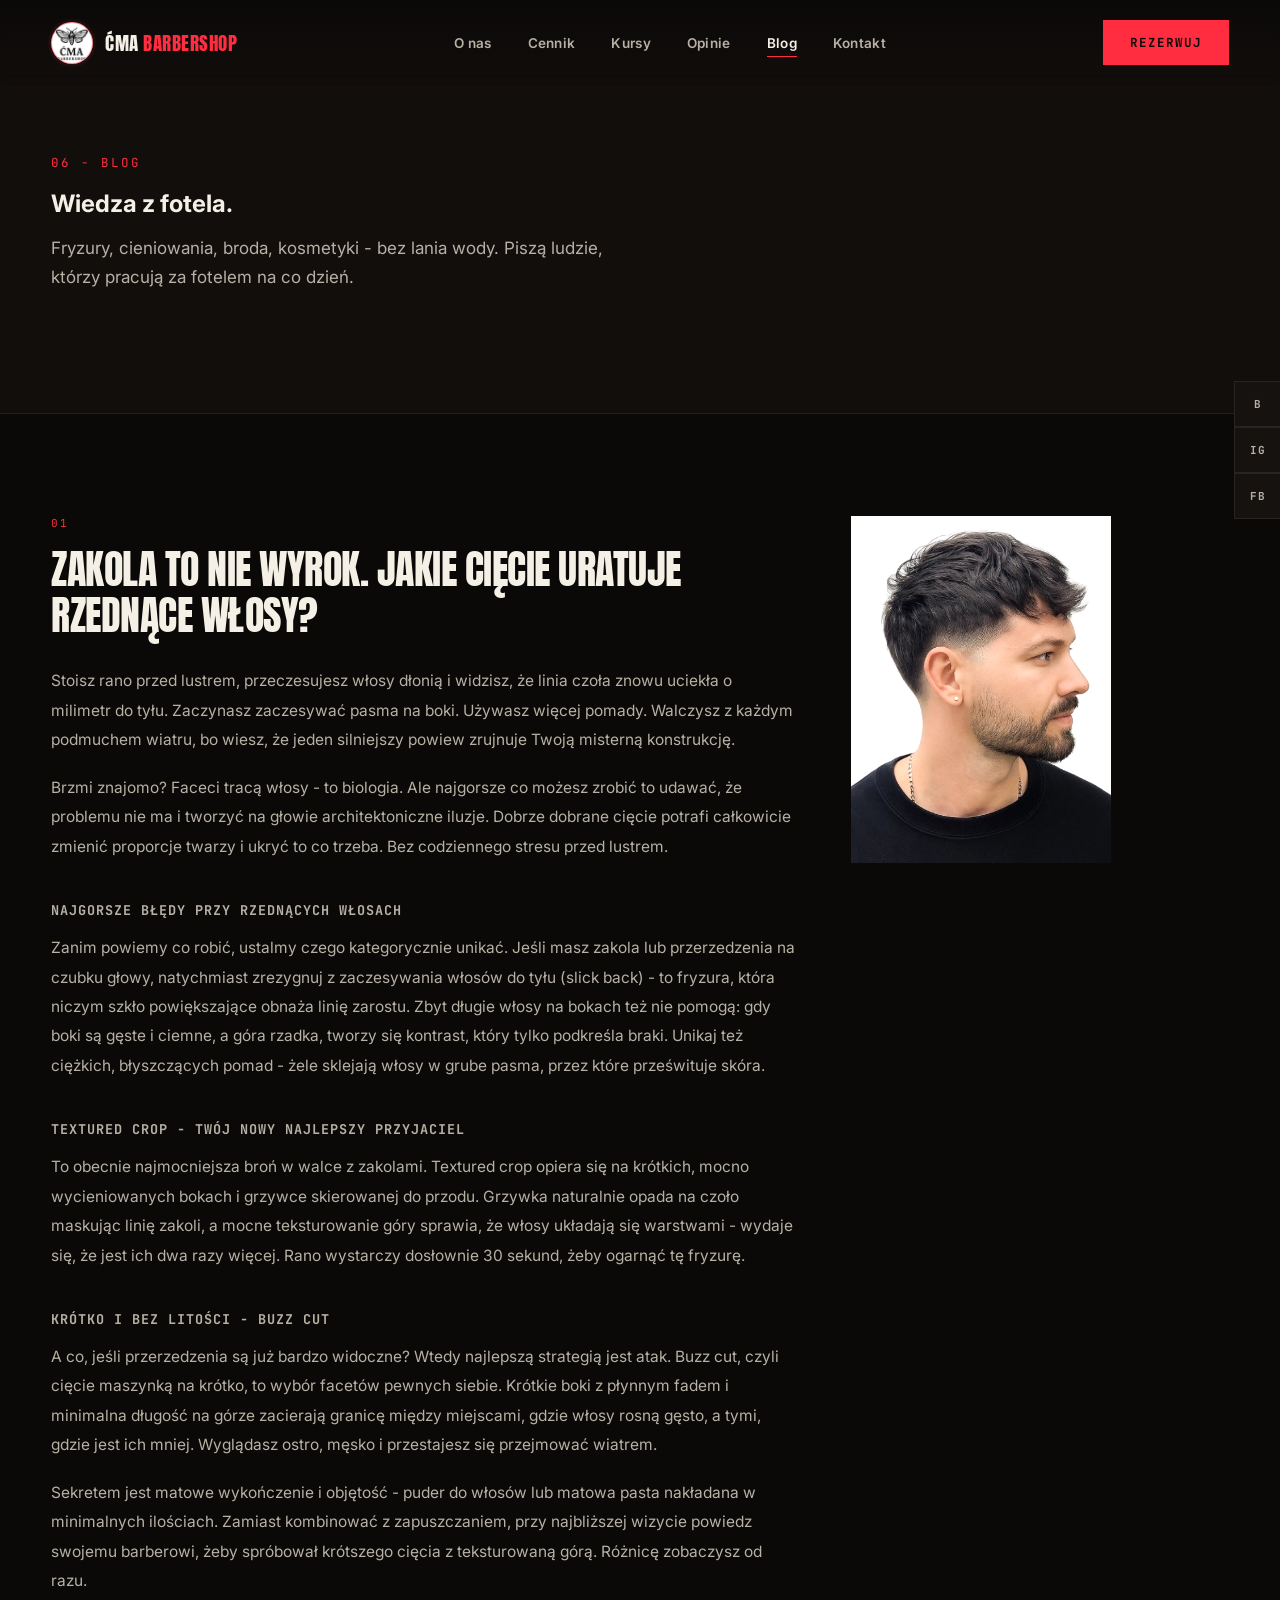
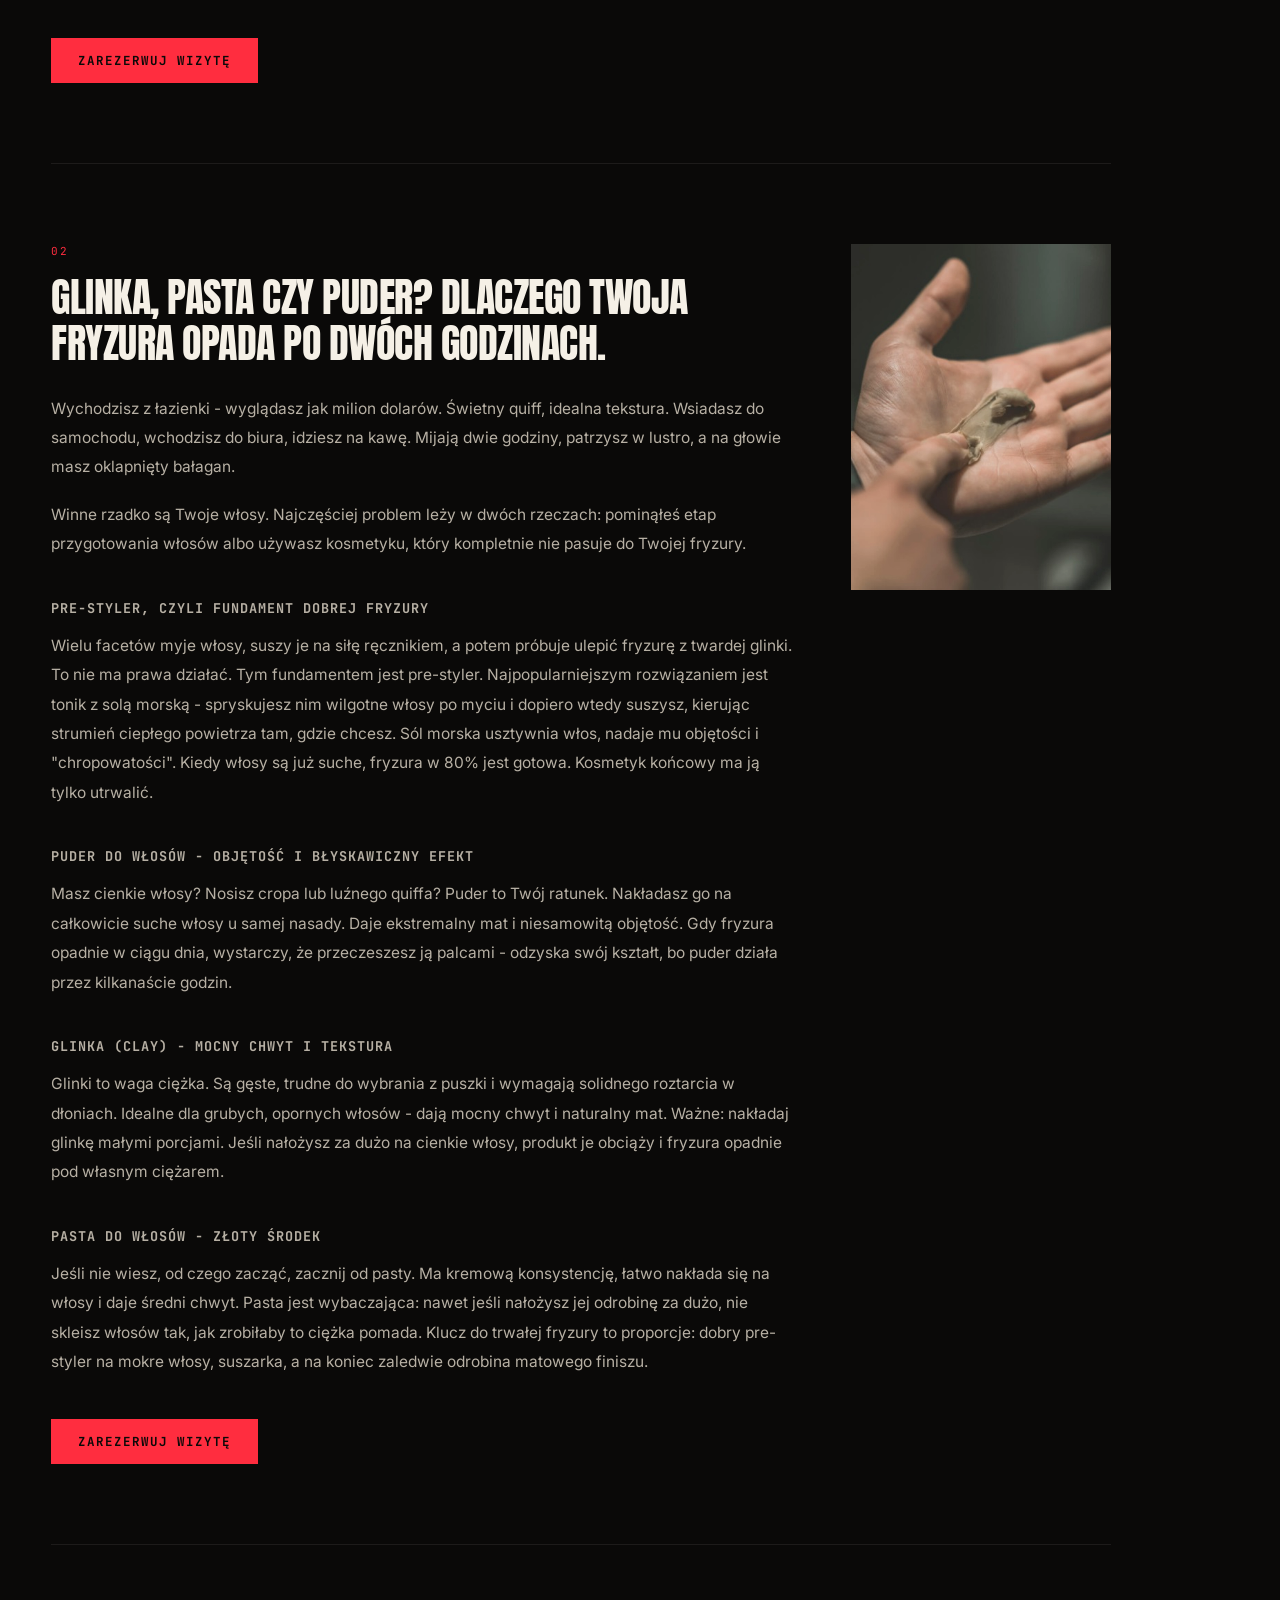
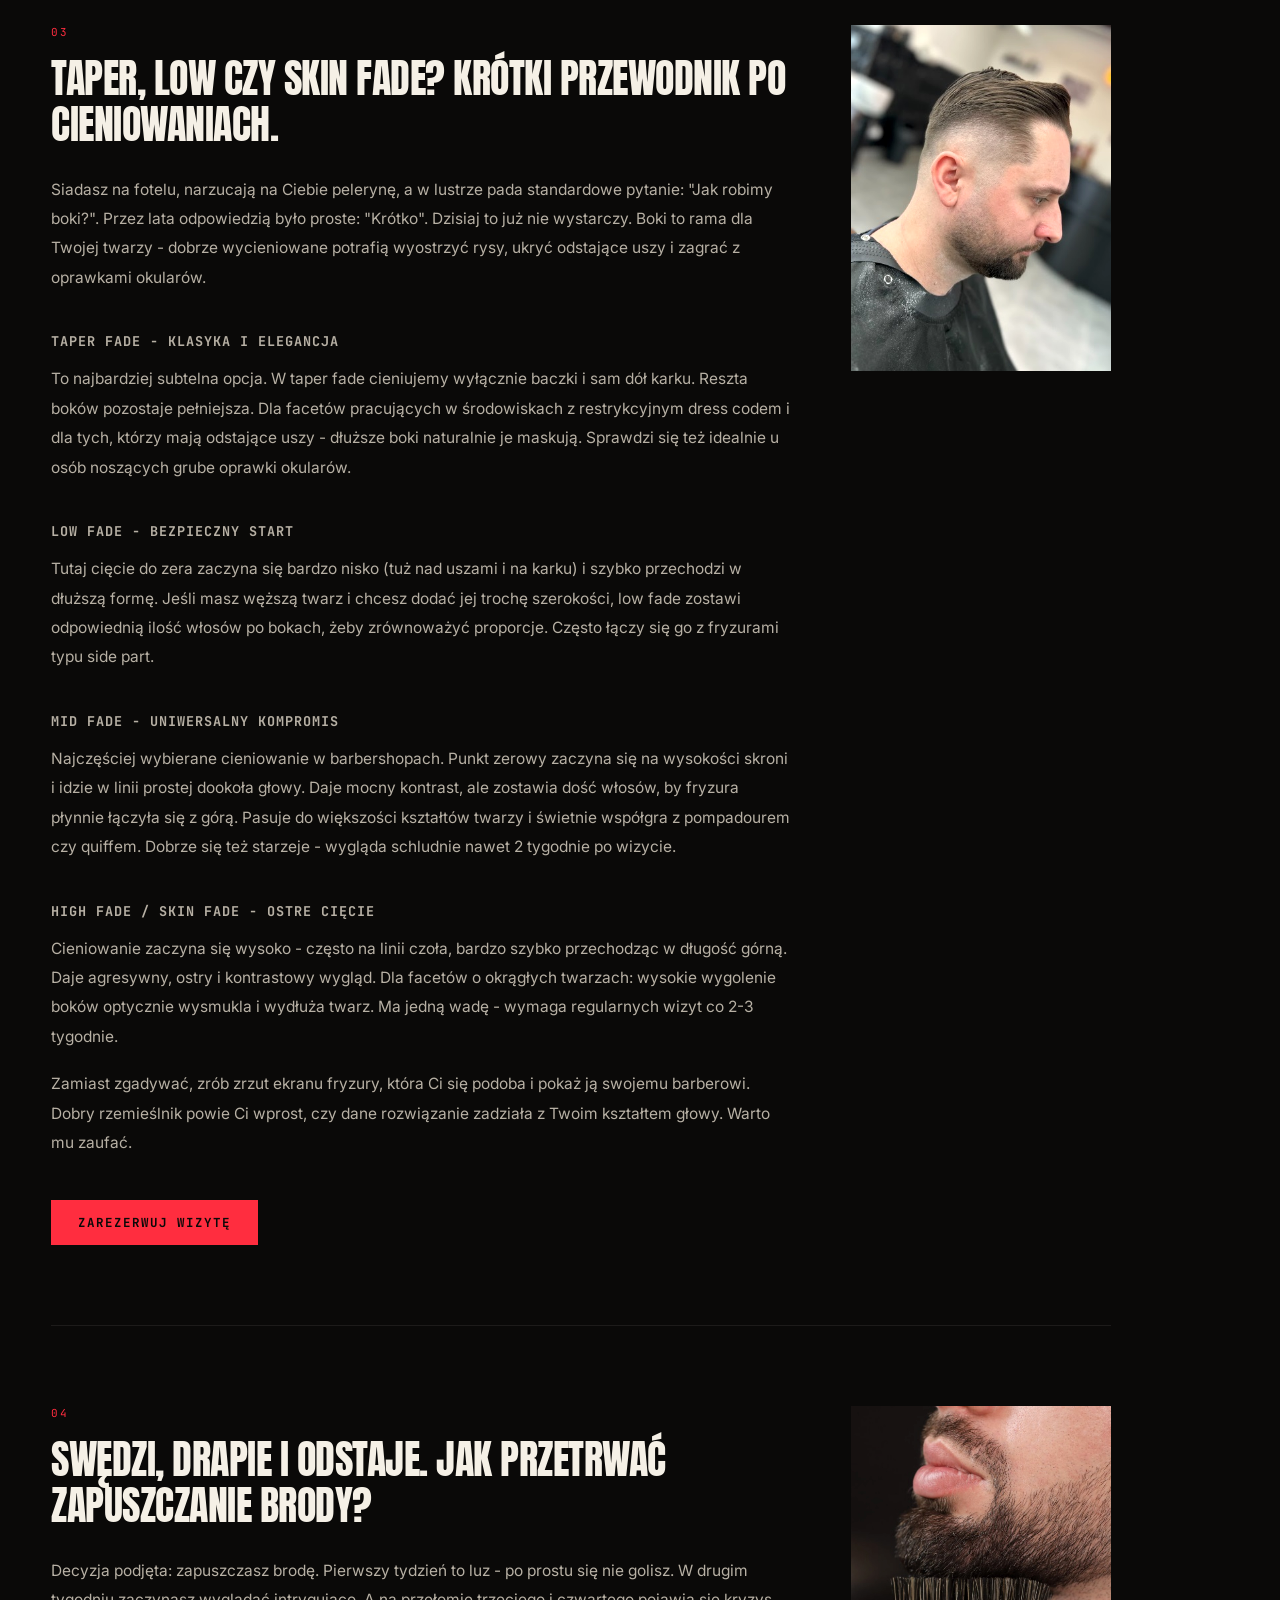
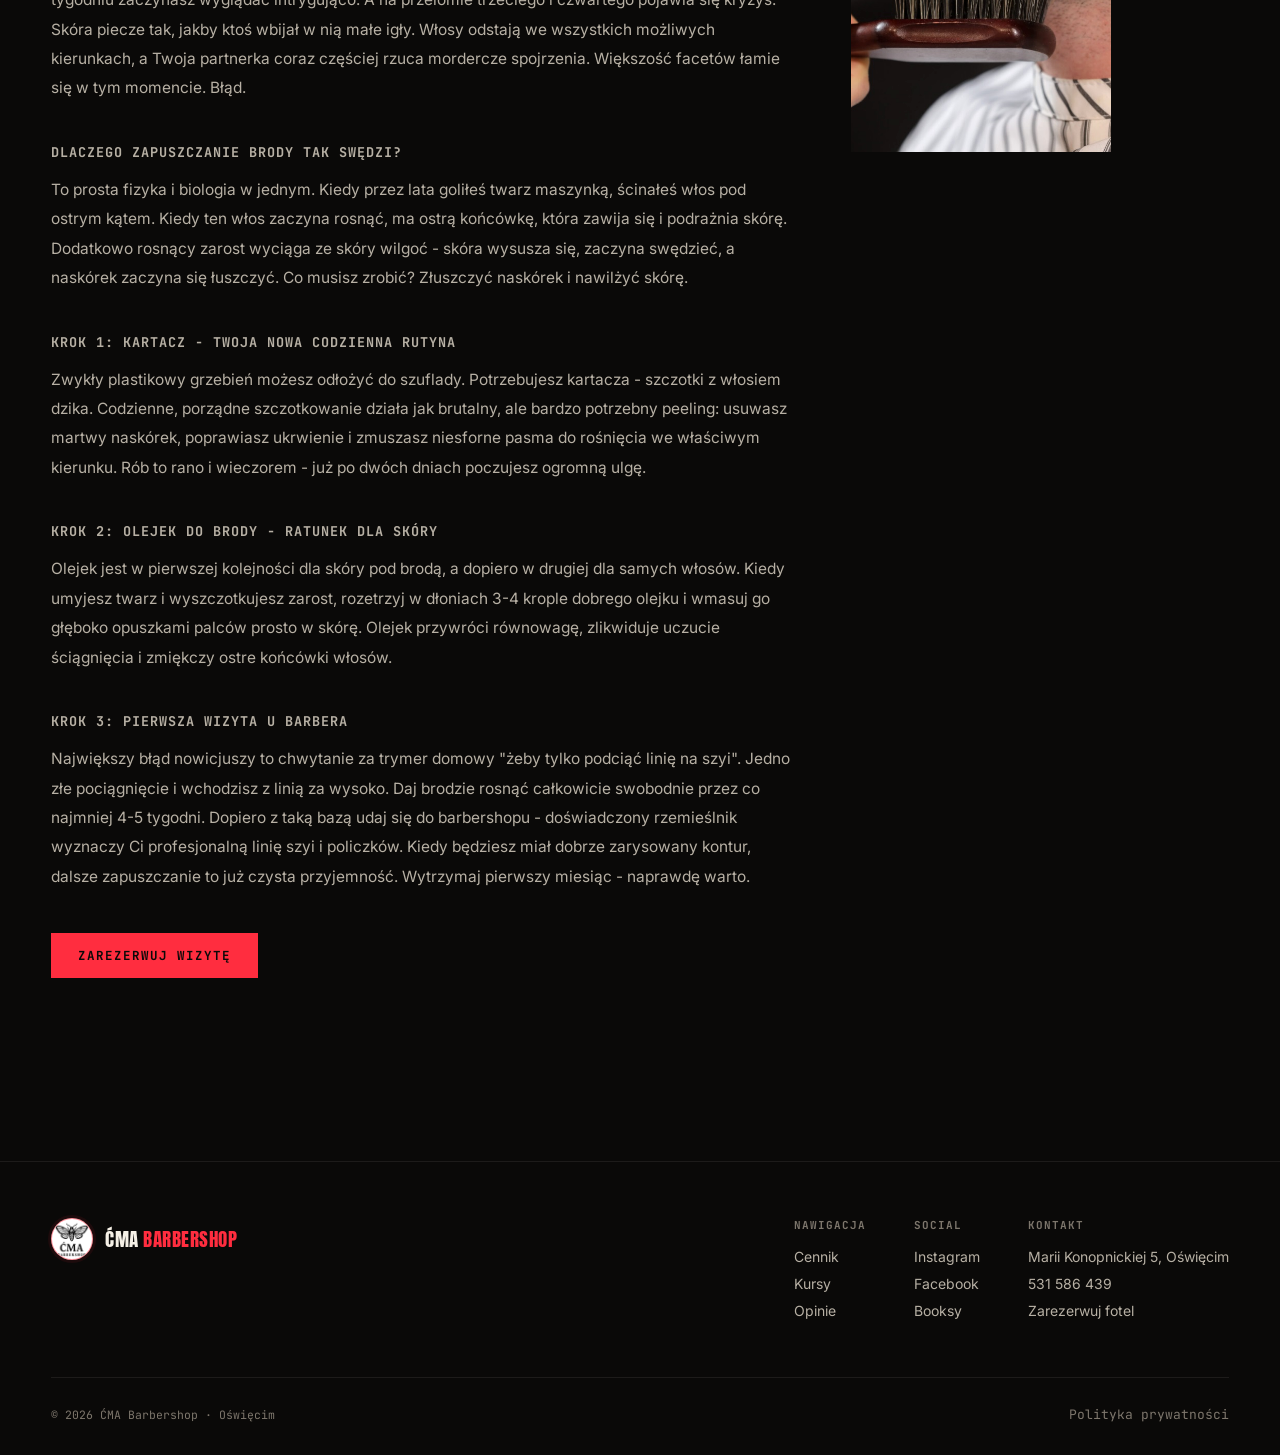
<file: blog.html>
<!DOCTYPE html>
<html lang="pl">
<head>
<meta charset="UTF-8">
<meta name="viewport" content="width=device-width, initial-scale=1, viewport-fit=cover">
<title>Blog - ĆMA Barbershop Oświęcim</title>
<meta name="description" content="Wiedza z fotela. Artykuły o fryzurach, cieniowaniach, brodzie i kosmetykach — od barberów ĆMA.">
<meta name="theme-color" content="#0a0908">
<meta property="og:title" content="Blog - ĆMA Barbershop">
<meta property="og:description" content="Wiedza z fotela. Artykuły o fryzurach, cieniowaniach, brodzie i kosmetykach.">
<meta property="og:type" content="website">
<meta property="og:locale" content="pl_PL">
<link rel="icon" type="image/png" href="assets/logo-cma.png">
<link rel="preconnect" href="https://fonts.googleapis.com">
<link rel="preconnect" href="https://fonts.gstatic.com" crossorigin>
<link rel="stylesheet" href="https://fonts.googleapis.com/css2?family=Anton&family=Bebas+Neue&family=Inter:wght@400;500;600;700;800;900&family=JetBrains+Mono:wght@400;500;600;700&display=swap" media="print" onload="this.media='all'">
<noscript><link rel="stylesheet" href="https://fonts.googleapis.com/css2?family=Anton&family=Bebas+Neue&family=Inter:wght@400;500;600;700;800;900&family=JetBrains+Mono:wght@400;500;600;700&display=swap"></noscript>
<link rel="stylesheet" href="style.css">
</head>
<body>

<!-- ============ HEADER ============ -->
<header id="siteHeader">
  <div class="brand">
    <a href="index.html" style="display:flex;align-items:center;gap:12px;text-decoration:none;">
      <div class="brand-mark">
        <img src="assets/logo-cma.png" alt="Logo ĆMA Barbershop">
      </div>
      <span class="brand-name">ĆMA <span>Barbershop</span></span>
    </a>
  </div>
  <nav class="main-nav">
    <a href="index.html#onas">O nas</a>
    <a href="index.html#cennik">Cennik</a>
    <a href="index.html#kursy">Kursy</a>
    <a href="index.html#opinie">Opinie</a>
    <a href="blog.html" class="active">Blog</a>
    <a href="index.html#kontakt">Kontakt</a>
  </nav>
  <a href="index.html#rezerwuj" class="btn-cta header-cta">Rezerwuj</a>
</header>

<aside class="social-rail">
  <a href="https://booksy.com/pl-pl/320725_cma-barbershop_barber-shop_10151_oswiecim#ba_s=seo" aria-label="Booksy" target="_blank" rel="noopener">B</a>
  <a href="https://www.instagram.com/cmabarbershop/" aria-label="Instagram" target="_blank" rel="noopener">IG</a>
  <a href="https://www.facebook.com/cmabarbershop/" aria-label="Facebook" target="_blank" rel="noopener">FB</a>
</aside>

<!-- ============ BLOG HERO ============ -->
<section class="blog-page-hero">
  <div class="section-inner">
    <span class="eyebrow-num">06 - Blog</span>
    <h1>Wiedza z fotela.</h1>
    <p class="blog-page-lede">Fryzury, cieniowania, broda, kosmetyki - bez lania wody. Piszą ludzie, którzy pracują za fotelem na co dzień.</p>
  </div>
</section>

<!-- ============ ARTICLES ============ -->
<main class="blog-page-main">
  <div class="section-inner">

    <article class="blog-page-article" id="blog-art-1">
      <div class="blog-art-inner">
        <div class="blog-art-text">
          <div class="blog-page-num">01</div>
          <h2>Zakola to nie wyrok. Jakie cięcie uratuje rzednące włosy?</h2>
          <p>Stoisz rano przed lustrem, przeczesujesz włosy dłonią i widzisz, że linia czoła znowu uciekła o milimetr do tyłu. Zaczynasz zaczesywać pasma na boki. Używasz więcej pomady. Walczysz z każdym podmuchem wiatru, bo wiesz, że jeden silniejszy powiew zrujnuje Twoją misterną konstrukcję.</p>
          <p>Brzmi znajomo? Faceci tracą włosy - to biologia. Ale najgorsze co możesz zrobić to udawać, że problemu nie ma i tworzyć na głowie architektoniczne iluzje. Dobrze dobrane cięcie potrafi całkowicie zmienić proporcje twarzy i ukryć to co trzeba. Bez codziennego stresu przed lustrem.</p>
          <h3>Najgorsze błędy przy rzednących włosach</h3>
          <p>Zanim powiemy co robić, ustalmy czego kategorycznie unikać. Jeśli masz zakola lub przerzedzenia na czubku głowy, natychmiast zrezygnuj z zaczesywania włosów do tyłu (slick back) - to fryzura, która niczym szkło powiększające obnaża linię zarostu. Zbyt długie włosy na bokach też nie pomogą: gdy boki są gęste i ciemne, a góra rzadka, tworzy się kontrast, który tylko podkreśla braki. Unikaj też ciężkich, błyszczących pomad - żele sklejają włosy w grube pasma, przez które prześwituje skóra.</p>
          <h3>Textured crop - Twój nowy najlepszy przyjaciel</h3>
          <p>To obecnie najmocniejsza broń w walce z zakolami. Textured crop opiera się na krótkich, mocno wycieniowanych bokach i grzywce skierowanej do przodu. Grzywka naturalnie opada na czoło maskując linię zakoli, a mocne teksturowanie góry sprawia, że włosy układają się warstwami - wydaje się, że jest ich dwa razy więcej. Rano wystarczy dosłownie 30 sekund, żeby ogarnąć tę fryzurę.</p>
          <h3>Krótko i bez litości - Buzz cut</h3>
          <p>A co, jeśli przerzedzenia są już bardzo widoczne? Wtedy najlepszą strategią jest atak. Buzz cut, czyli cięcie maszynką na krótko, to wybór facetów pewnych siebie. Krótkie boki z płynnym fadem i minimalna długość na górze zacierają granicę między miejscami, gdzie włosy rosną gęsto, a tymi, gdzie jest ich mniej. Wyglądasz ostro, męsko i przestajesz się przejmować wiatrem.</p>
          <p>Sekretem jest matowe wykończenie i objętość - puder do włosów lub matowa pasta nakładana w minimalnych ilościach. Zamiast kombinować z zapuszczaniem, przy najbliższej wizycie powiedz swojemu barberowi, żeby spróbował krótszego cięcia z teksturowaną górą. Różnicę zobaczysz od razu.</p>
          <a href="index.html#rezerwuj" class="btn-cta blog-page-cta">Zarezerwuj wizytę</a>
        </div>
        <div class="blog-art-img">
          <img src="assets/blog1.jpeg" alt="Cięcie dla rzednących włosów">
        </div>
      </div>
    </article>

    <article class="blog-page-article" id="blog-art-2">
      <div class="blog-art-inner">
        <div class="blog-art-text">
          <div class="blog-page-num">02</div>
          <h2>Glinka, pasta czy puder? Dlaczego Twoja fryzura opada po dwóch godzinach.</h2>
          <p>Wychodzisz z łazienki - wyglądasz jak milion dolarów. Świetny quiff, idealna tekstura. Wsiadasz do samochodu, wchodzisz do biura, idziesz na kawę. Mijają dwie godziny, patrzysz w lustro, a na głowie masz oklapnięty bałagan.</p>
          <p>Winne rzadko są Twoje włosy. Najczęściej problem leży w dwóch rzeczach: pominąłeś etap przygotowania włosów albo używasz kosmetyku, który kompletnie nie pasuje do Twojej fryzury.</p>
          <h3>Pre-styler, czyli fundament dobrej fryzury</h3>
          <p>Wielu facetów myje włosy, suszy je na siłę ręcznikiem, a potem próbuje ulepić fryzurę z twardej glinki. To nie ma prawa działać. Tym fundamentem jest pre-styler. Najpopularniejszym rozwiązaniem jest tonik z solą morską - spryskujesz nim wilgotne włosy po myciu i dopiero wtedy suszysz, kierując strumień ciepłego powietrza tam, gdzie chcesz. Sól morska usztywnia włos, nadaje mu objętości i "chropowatości". Kiedy włosy są już suche, fryzura w 80% jest gotowa. Kosmetyk końcowy ma ją tylko utrwalić.</p>
          <h3>Puder do włosów - objętość i błyskawiczny efekt</h3>
          <p>Masz cienkie włosy? Nosisz cropa lub luźnego quiffa? Puder to Twój ratunek. Nakładasz go na całkowicie suche włosy u samej nasady. Daje ekstremalny mat i niesamowitą objętość. Gdy fryzura opadnie w ciągu dnia, wystarczy, że przeczeszesz ją palcami - odzyska swój kształt, bo puder działa przez kilkanaście godzin.</p>
          <h3>Glinka (Clay) - mocny chwyt i tekstura</h3>
          <p>Glinki to waga ciężka. Są gęste, trudne do wybrania z puszki i wymagają solidnego roztarcia w dłoniach. Idealne dla grubych, opornych włosów - dają mocny chwyt i naturalny mat. Ważne: nakładaj glinkę małymi porcjami. Jeśli nałożysz za dużo na cienkie włosy, produkt je obciąży i fryzura opadnie pod własnym ciężarem.</p>
          <h3>Pasta do włosów - złoty środek</h3>
          <p>Jeśli nie wiesz, od czego zacząć, zacznij od pasty. Ma kremową konsystencję, łatwo nakłada się na włosy i daje średni chwyt. Pasta jest wybaczająca: nawet jeśli nałożysz jej odrobinę za dużo, nie skleisz włosów tak, jak zrobiłaby to ciężka pomada. Klucz do trwałej fryzury to proporcje: dobry pre-styler na mokre włosy, suszarka, a na koniec zaledwie odrobina matowego finiszu.</p>
          <a href="index.html#rezerwuj" class="btn-cta blog-page-cta">Zarezerwuj wizytę</a>
        </div>
        <div class="blog-art-img">
          <img src="assets/blog2.jpg" alt="Kosmetyki do włosów - glinka, pasta, puder">
        </div>
      </div>
    </article>

    <article class="blog-page-article" id="blog-art-3">
      <div class="blog-art-inner">
        <div class="blog-art-text">
          <div class="blog-page-num">03</div>
          <h2>Taper, low czy skin fade? Krótki przewodnik po cieniowaniach.</h2>
          <p>Siadasz na fotelu, narzucają na Ciebie pelerynę, a w lustrze pada standardowe pytanie: "Jak robimy boki?". Przez lata odpowiedzią było proste: "Krótko". Dzisiaj to już nie wystarczy. Boki to rama dla Twojej twarzy - dobrze wycieniowane potrafią wyostrzyć rysy, ukryć odstające uszy i zagrać z oprawkami okularów.</p>
          <h3>Taper fade - klasyka i elegancja</h3>
          <p>To najbardziej subtelna opcja. W taper fade cieniujemy wyłącznie baczki i sam dół karku. Reszta boków pozostaje pełniejsza. Dla facetów pracujących w środowiskach z restrykcyjnym dress codem i dla tych, którzy mają odstające uszy - dłuższe boki naturalnie je maskują. Sprawdzi się też idealnie u osób noszących grube oprawki okularów.</p>
          <h3>Low fade - bezpieczny start</h3>
          <p>Tutaj cięcie do zera zaczyna się bardzo nisko (tuż nad uszami i na karku) i szybko przechodzi w dłuższą formę. Jeśli masz węższą twarz i chcesz dodać jej trochę szerokości, low fade zostawi odpowiednią ilość włosów po bokach, żeby zrównoważyć proporcje. Często łączy się go z fryzurami typu side part.</p>
          <h3>Mid fade - uniwersalny kompromis</h3>
          <p>Najczęściej wybierane cieniowanie w barbershopach. Punkt zerowy zaczyna się na wysokości skroni i idzie w linii prostej dookoła głowy. Daje mocny kontrast, ale zostawia dość włosów, by fryzura płynnie łączyła się z górą. Pasuje do większości kształtów twarzy i świetnie współgra z pompadourem czy quiffem. Dobrze się też starzeje - wygląda schludnie nawet 2 tygodnie po wizycie.</p>
          <h3>High fade / Skin fade - ostre cięcie</h3>
          <p>Cieniowanie zaczyna się wysoko - często na linii czoła, bardzo szybko przechodząc w długość górną. Daje agresywny, ostry i kontrastowy wygląd. Dla facetów o okrągłych twarzach: wysokie wygolenie boków optycznie wysmukla i wydłuża twarz. Ma jedną wadę - wymaga regularnych wizyt co 2-3 tygodnie.</p>
          <p>Zamiast zgadywać, zrób zrzut ekranu fryzury, która Ci się podoba i pokaż ją swojemu barberowi. Dobry rzemieślnik powie Ci wprost, czy dane rozwiązanie zadziała z Twoim kształtem głowy. Warto mu zaufać.</p>
          <a href="index.html#rezerwuj" class="btn-cta blog-page-cta">Zarezerwuj wizytę</a>
        </div>
        <div class="blog-art-img">
          <img src="assets/blog3.jpg" alt="Rodzaje cieniowań — taper, low fade, skin fade">
        </div>
      </div>
    </article>

    <article class="blog-page-article" id="blog-art-4">
      <div class="blog-art-inner">
        <div class="blog-art-text">
          <div class="blog-page-num">04</div>
          <h2>Swędzi, drapie i odstaje. Jak przetrwać zapuszczanie brody?</h2>
          <p>Decyzja podjęta: zapuszczasz brodę. Pierwszy tydzień to luz - po prostu się nie golisz. W drugim tygodniu zaczynasz wyglądać intrygująco. A na przełomie trzeciego i czwartego pojawia się kryzys. Skóra piecze tak, jakby ktoś wbijał w nią małe igły. Włosy odstają we wszystkich możliwych kierunkach, a Twoja partnerka coraz częściej rzuca mordercze spojrzenia. Większość facetów łamie się w tym momencie. Błąd.</p>
          <h3>Dlaczego zapuszczanie brody tak swędzi?</h3>
          <p>To prosta fizyka i biologia w jednym. Kiedy przez lata goliłeś twarz maszynką, ścinałeś włos pod ostrym kątem. Kiedy ten włos zaczyna rosnąć, ma ostrą końcówkę, która zawija się i podrażnia skórę. Dodatkowo rosnący zarost wyciąga ze skóry wilgoć - skóra wysusza się, zaczyna swędzieć, a naskórek zaczyna się łuszczyć. Co musisz zrobić? Złuszczyć naskórek i nawilżyć skórę.</p>
          <h3>Krok 1: Kartacz - Twoja nowa codzienna rutyna</h3>
          <p>Zwykły plastikowy grzebień możesz odłożyć do szuflady. Potrzebujesz kartacza - szczotki z włosiem dzika. Codzienne, porządne szczotkowanie działa jak brutalny, ale bardzo potrzebny peeling: usuwasz martwy naskórek, poprawiasz ukrwienie i zmuszasz niesforne pasma do rośnięcia we właściwym kierunku. Rób to rano i wieczorem - już po dwóch dniach poczujesz ogromną ulgę.</p>
          <h3>Krok 2: Olejek do brody - ratunek dla skóry</h3>
          <p>Olejek jest w pierwszej kolejności dla skóry pod brodą, a dopiero w drugiej dla samych włosów. Kiedy umyjesz twarz i wyszczotkujesz zarost, rozetrzyj w dłoniach 3-4 krople dobrego olejku i wmasuj go głęboko opuszkami palców prosto w skórę. Olejek przywróci równowagę, zlikwiduje uczucie ściągnięcia i zmiękczy ostre końcówki włosów.</p>
          <h3>Krok 3: Pierwsza wizyta u barbera</h3>
          <p>Największy błąd nowicjuszy to chwytanie za trymer domowy "żeby tylko podciąć linię na szyi". Jedno złe pociągnięcie i wchodzisz z linią za wysoko. Daj brodzie rosnąć całkowicie swobodnie przez co najmniej 4-5 tygodni. Dopiero z taką bazą udaj się do barbershopu - doświadczony rzemieślnik wyznaczy Ci profesjonalną linię szyi i policzków. Kiedy będziesz miał dobrze zarysowany kontur, dalsze zapuszczanie to już czysta przyjemność. Wytrzymaj pierwszy miesiąc - naprawdę warto.</p>
          <a href="index.html#rezerwuj" class="btn-cta blog-page-cta">Zarezerwuj wizytę</a>
        </div>
        <div class="blog-art-img">
          <img src="assets/blog4.jpg" alt="Zapuszczanie brody — pielęgnacja">
        </div>
      </div>
    </article>

  </div>
</main>

<!-- ============ FOOTER ============ -->
<footer>
  <div class="footer-top">
    <div class="brand">
      <div class="brand-mark">
        <img src="assets/logo-cma.png" alt="Logo ĆMA Barbershop">
      </div>
      <span class="brand-name">ĆMA <span>Barbershop</span></span>
    </div>
    <div class="footer-links">
      <div class="footer-col">
        <h5>Nawigacja</h5>
        <a href="index.html#cennik">Cennik</a>
        <a href="index.html#kursy">Kursy</a>
        <a href="index.html#opinie">Opinie</a>
      </div>
      <div class="footer-col">
        <h5>Social</h5>
        <a href="https://www.instagram.com/cmabarbershop/" target="_blank" rel="noopener">Instagram</a>
        <a href="https://www.facebook.com/cmabarbershop/" target="_blank" rel="noopener">Facebook</a>
        <a href="https://booksy.com/pl-pl/320725_cma-barbershop_barber-shop_10151_oswiecim#ba_s=seo" target="_blank" rel="noopener">Booksy</a>
      </div>
      <div class="footer-col">
        <h5>Kontakt</h5>
        <a href="index.html#kontakt">Marii Konopnickiej 5, Oświęcim</a>
        <a href="tel:+48531586439">531 586 439</a>
        <a href="index.html#rezerwuj">Zarezerwuj fotel</a>
      </div>
    </div>
  </div>
  <div class="footer-bottom">
    <span>© 2026 ĆMA Barbershop · Oświęcim</span>
    <a href="privacy.html" style="color:var(--grey);text-decoration:none;font-size:13px;">Polityka prywatności</a>
  </div>
</footer>

<script>
  // header scroll state
  const header = document.getElementById('siteHeader');
  window.addEventListener('scroll', () => {
    header.classList.toggle('scrolled', window.scrollY > 40);
  });

  // scroll do artykułu z hasha (#blog-art-1 itp.)
  window.addEventListener('load', () => {
    const hash = window.location.hash;
    if (hash) {
      const el = document.querySelector(hash);
      if (el) {
        setTimeout(() => {
          const headerH = header?.offsetHeight || 80;
          const top = el.getBoundingClientRect().top + window.scrollY - headerH - 20;
          window.scrollTo({ top, behavior: 'smooth' });
        }, 100);
      }
    }
  });
</script>

</body>
</html>
</file>
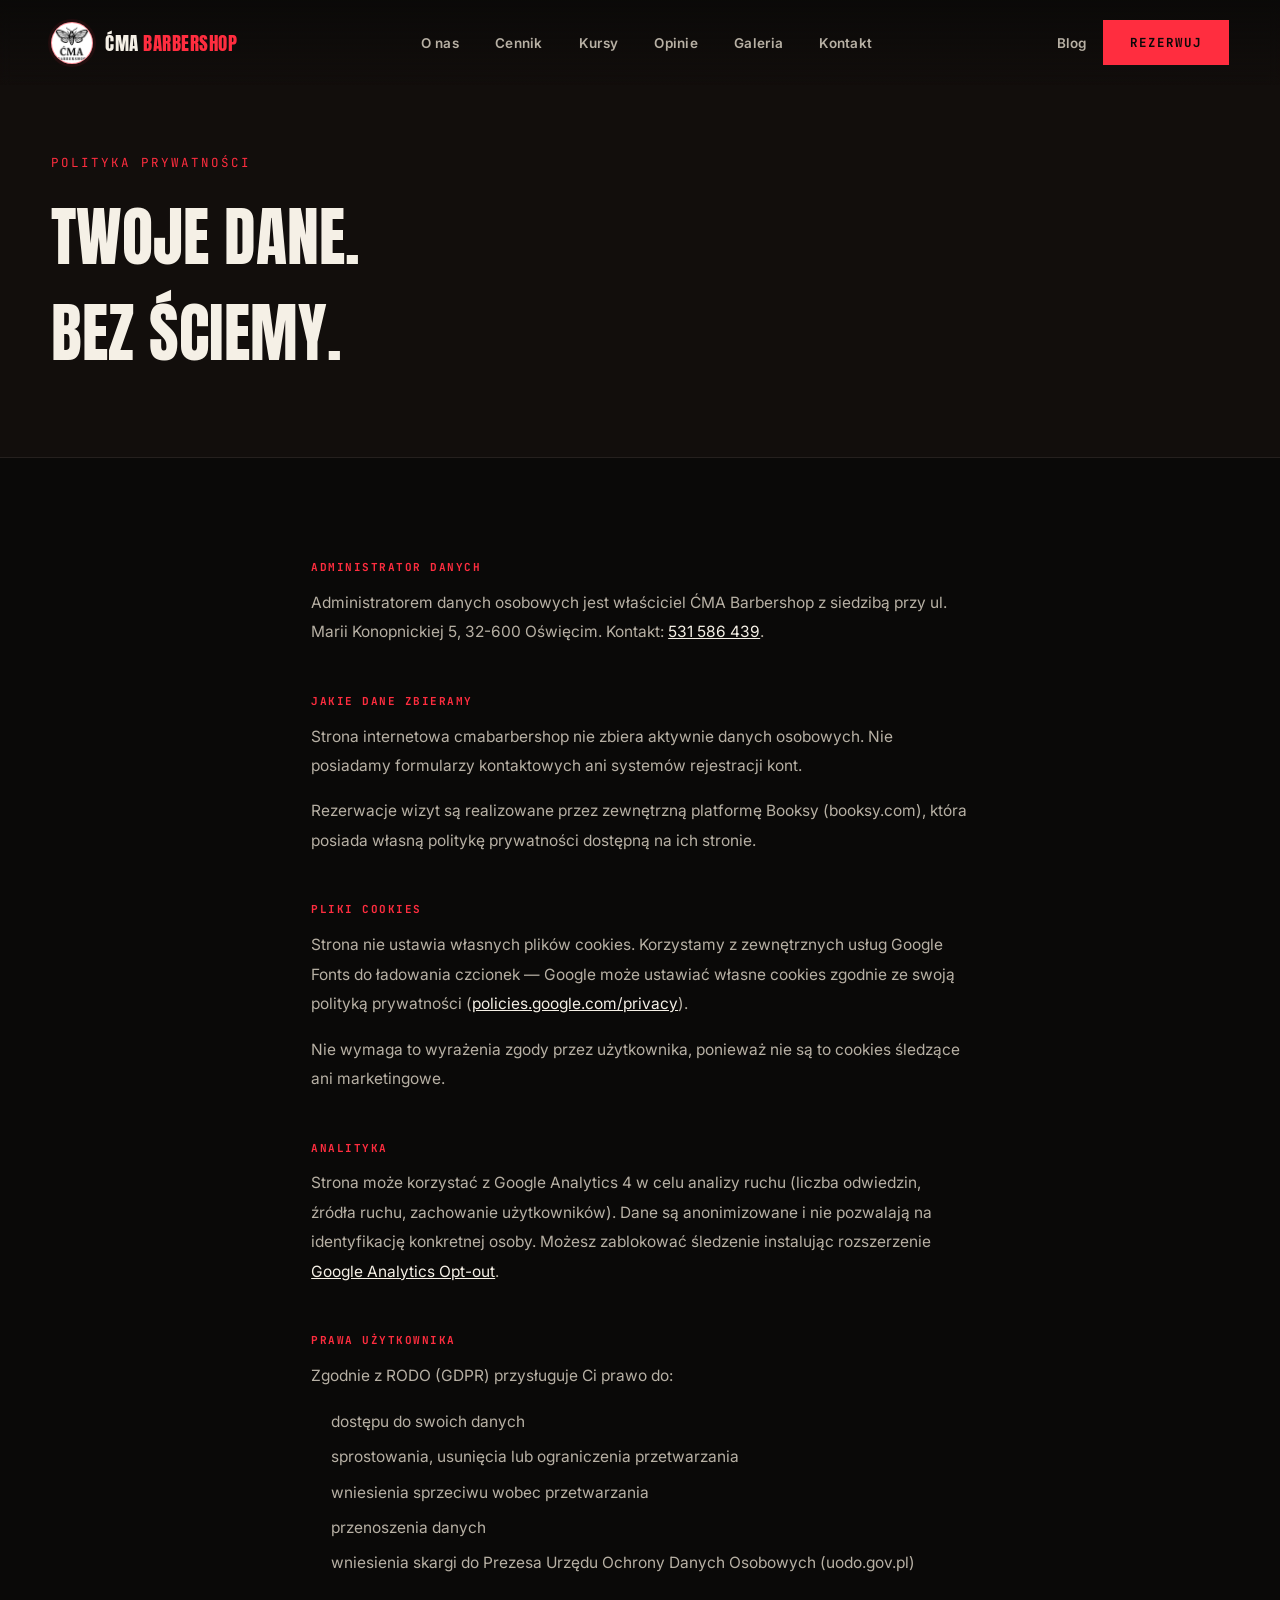
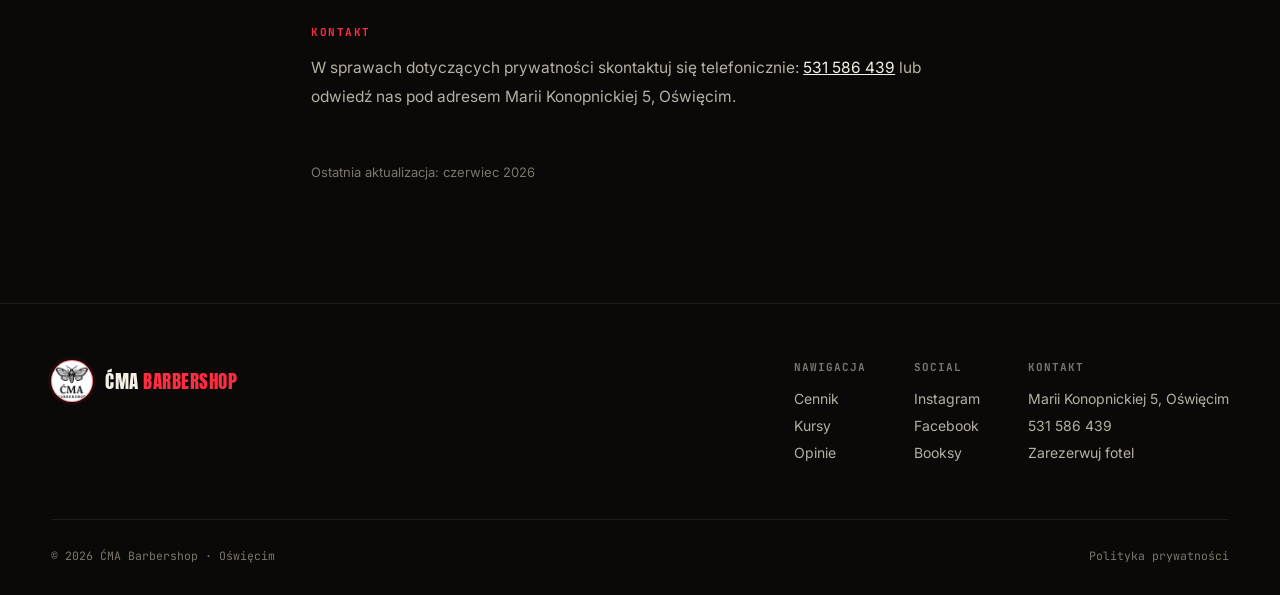
<file: privacy.html>
<!DOCTYPE html>
<html lang="pl">
<head>
<meta charset="UTF-8">
<meta name="viewport" content="width=device-width, initial-scale=1, viewport-fit=cover">
<title>Polityka prywatności — ĆMA Barbershop Oświęcim</title>
<meta name="description" content="Polityka prywatności ĆMA Barbershop w Oświęcimiu.">
<meta name="robots" content="noindex">
<meta name="theme-color" content="#0a0908">
<link rel="icon" type="image/png" href="assets/logo-cma.png">
<link rel="preconnect" href="https://fonts.googleapis.com">
<link rel="preconnect" href="https://fonts.gstatic.com" crossorigin>
<link rel="stylesheet" href="https://fonts.googleapis.com/css2?family=Anton&family=Bebas+Neue&family=Inter:wght@400;500;600;700;800;900&family=JetBrains+Mono:wght@400;500;600;700&display=swap" media="print" onload="this.media='all'">
<noscript><link rel="stylesheet" href="https://fonts.googleapis.com/css2?family=Anton&family=Bebas+Neue&family=Inter:wght@400;500;600;700;800;900&family=JetBrains+Mono:wght@400;500;600;700&display=swap"></noscript>
<link rel="stylesheet" href="style.css">
<style>
  .privacy-hero{
    background:var(--bg-2); border-bottom:1px solid var(--card-line);
    padding-top:clamp(100px,12vw,160px); padding-bottom:clamp(40px,6vw,80px);
  }
  .privacy-main{
    background:var(--bg); padding:clamp(60px,8vw,120px) clamp(20px,4vw,56px);
    max-width:760px; margin:0 auto;
  }
  .privacy-main h2{
    font-family:var(--mono); font-size:11px; letter-spacing:1.5px;
    text-transform:uppercase; color:var(--red); margin:48px 0 14px;
  }
  .privacy-main h2:first-child{ margin-top:0; }
  .privacy-main p{ font-size:15.5px; line-height:1.9; color:var(--cream-dim); margin:0 0 16px; }
  .privacy-main a{ color:var(--cream); text-decoration:underline; }
  .privacy-main ul{ padding-left:20px; margin:0 0 16px; }
  .privacy-main ul li{ font-size:15.5px; line-height:1.9; color:var(--cream-dim); margin-bottom:6px; }
</style>
</head>
<body>

<!-- ============ HEADER ============ -->
<header id="siteHeader">
  <a href="index.html" class="brand">
    <div class="brand-mark">
      <img src="assets/logo-cma.png" alt="Logo ĆMA Barbershop">
    </div>
    <span class="brand-name">ĆMA <span>Barbershop</span></span>
  </a>
  <nav class="main-nav">
    <a href="index.html#onas">O nas</a>
    <a href="index.html#cennik">Cennik</a>
    <a href="index.html#kursy">Kursy</a>
    <a href="index.html#opinie">Opinie</a>
    <a href="index.html#galeria">Galeria</a>
    <a href="index.html#kontakt">Kontakt</a>
  </nav>
  <div class="header-actions">
    <a href="blog.html" class="nav-blog-link">Blog</a>
    <a href="index.html#rezerwuj" class="btn-cta header-cta">Rezerwuj</a>
  </div>
</header>

<section class="privacy-hero">
  <div class="section-inner">
    <span class="eyebrow-num">Polityka prywatności</span>
    <h1 style="font-family:var(--display);font-size:clamp(32px,5vw,64px);font-weight:400;text-transform:uppercase;color:var(--cream);margin:16px 0 0;">Twoje dane.<br>Bez ściemy.</h1>
  </div>
</section>

<main class="privacy-main">

  <h2>Administrator danych</h2>
  <p>Administratorem danych osobowych jest właściciel ĆMA Barbershop z siedzibą przy ul. Marii Konopnickiej 5, 32-600 Oświęcim. Kontakt: <a href="tel:+48531586439">531 586 439</a>.</p>

  <h2>Jakie dane zbieramy</h2>
  <p>Strona internetowa cmabarbershop nie zbiera aktywnie danych osobowych. Nie posiadamy formularzy kontaktowych ani systemów rejestracji kont.</p>
  <p>Rezerwacje wizyt są realizowane przez zewnętrzną platformę Booksy (booksy.com), która posiada własną politykę prywatności dostępną na ich stronie.</p>

  <h2>Pliki cookies</h2>
  <p>Strona nie ustawia własnych plików cookies. Korzystamy z zewnętrznych usług Google Fonts do ładowania czcionek — Google może ustawiać własne cookies zgodnie ze swoją polityką prywatności (<a href="https://policies.google.com/privacy" target="_blank" rel="noopener">policies.google.com/privacy</a>).</p>
  <p>Nie wymaga to wyrażenia zgody przez użytkownika, ponieważ nie są to cookies śledzące ani marketingowe.</p>

  <h2>Analityka</h2>
  <p>Strona może korzystać z Google Analytics 4 w celu analizy ruchu (liczba odwiedzin, źródła ruchu, zachowanie użytkowników). Dane są anonimizowane i nie pozwalają na identyfikację konkretnej osoby. Możesz zablokować śledzenie instalując rozszerzenie <a href="https://tools.google.com/dlpage/gaoptout" target="_blank" rel="noopener">Google Analytics Opt-out</a>.</p>

  <h2>Prawa użytkownika</h2>
  <p>Zgodnie z RODO (GDPR) przysługuje Ci prawo do:</p>
  <ul>
    <li>dostępu do swoich danych</li>
    <li>sprostowania, usunięcia lub ograniczenia przetwarzania</li>
    <li>wniesienia sprzeciwu wobec przetwarzania</li>
    <li>przenoszenia danych</li>
    <li>wniesienia skargi do Prezesa Urzędu Ochrony Danych Osobowych (uodo.gov.pl)</li>
  </ul>

  <h2>Kontakt</h2>
  <p>W sprawach dotyczących prywatności skontaktuj się telefonicznie: <a href="tel:+48531586439">531 586 439</a> lub odwiedź nas pod adresem Marii Konopnickiej 5, Oświęcim.</p>

  <p style="margin-top:48px; font-size:13px; color:var(--grey);">Ostatnia aktualizacja: czerwiec 2026</p>

</main>

<!-- ============ FOOTER ============ -->
<footer>
  <div class="footer-top">
    <div class="brand">
      <div class="brand-mark">
        <img src="assets/logo-cma.png" alt="Logo ĆMA Barbershop">
      </div>
      <span class="brand-name">ĆMA <span>Barbershop</span></span>
    </div>
    <div class="footer-links">
      <div class="footer-col">
        <h5>Nawigacja</h5>
        <a href="index.html#cennik">Cennik</a>
        <a href="index.html#kursy">Kursy</a>
        <a href="index.html#opinie">Opinie</a>
      </div>
      <div class="footer-col">
        <h5>Social</h5>
        <a href="https://www.instagram.com/cmabarbershop/" target="_blank" rel="noopener">Instagram</a>
        <a href="https://www.facebook.com/cmabarbershop/" target="_blank" rel="noopener">Facebook</a>
        <a href="https://booksy.com/pl-pl/320725_cma-barbershop_barber-shop_10151_oswiecim" target="_blank" rel="noopener">Booksy</a>
      </div>
      <div class="footer-col">
        <h5>Kontakt</h5>
        <a href="index.html#kontakt">Marii Konopnickiej 5, Oświęcim</a>
        <a href="tel:+48531586439">531 586 439</a>
        <a href="index.html#rezerwuj">Zarezerwuj fotel</a>
      </div>
    </div>
  </div>
  <div class="footer-bottom">
    <span>© 2026 ĆMA Barbershop · Oświęcim</span>
    <span><a href="privacy.html" style="color:var(--grey);text-decoration:none;">Polityka prywatności</a></span>
  </div>
</footer>

<script>
  const header = document.getElementById('siteHeader');
  window.addEventListener('scroll', () => {
    header.classList.toggle('scrolled', window.scrollY > 40);
  });
</script>

</body>
</html>
</file>
<file: style.css>
/* Google Fonts loaded via <link> in HTML head for non-render-blocking delivery */

  :root{
    --bg: #0a0908;
    --bg-2: #120e0c;
    --card: #161210;
    --card-line: rgba(245,241,232,0.08);
    --red: #ff2d3f;
    --red-deep: #c4111f;
    --ember: #ff7a45;
    --cream: #f5f0e6;
    --cream-dim: #b7b0a4;
    --grey: #7d766c;
    --mono: 'JetBrains Mono', monospace;
    --display: 'Anton', sans-serif;
    --body: 'Inter', sans-serif;
  }

  *{ margin:0; padding:0; box-sizing:border-box; }
  html{ scroll-behavior:smooth; background:var(--bg); overflow-x:hidden; }
  body{
    background:var(--bg);
    color:var(--cream);
    font-family:var(--body);
    -webkit-font-smoothing:antialiased;
  }
  ::selection{ background:var(--red); color:var(--cream); }

  a{ color:inherit; text-decoration:none; }
  ul{ list-style:none; }
  img{ max-width:100%; display:block; }

  ::-webkit-scrollbar{ width:10px; }
  ::-webkit-scrollbar-track{ background:var(--bg); }
  ::-webkit-scrollbar-thumb{ background:var(--red-deep); border-radius:0; }

  /* ---------- texture / atmosphere ---------- */
  .grain{
    position:fixed; inset:0; z-index:999; pointer-events:none;
    opacity:0.035; mix-blend-mode:overlay;
    background-image:url("data:image/svg+xml,%3Csvg xmlns='http://www.w3.org/2000/svg' width='120' height='120'%3E%3Cfilter id='n'%3E%3CfeTurbulence type='fractalNoise' baseFrequency='0.9' numOctaves='2' stitchTiles='stitch'/%3E%3C/filter%3E%3Crect width='100%25' height='100%25' filter='url(%23n)'/%3E%3C/svg%3E");
  }
  .hex-field{
    position:absolute; inset:0;
    background-image:
      linear-gradient(30deg, transparent 49%, rgba(245,241,232,0.025) 50%, transparent 51%),
      linear-gradient(150deg, transparent 49%, rgba(245,241,232,0.025) 50%, transparent 51%),
      linear-gradient(90deg, transparent 49%, rgba(245,241,232,0.018) 50%, transparent 51%);
    background-size: 64px 110px;
    pointer-events:none;
  }

  /* ---------- focus ---------- */
  a:focus-visible, button:focus-visible{
    outline:2px solid var(--ember); outline-offset:3px;
  }

  @media (prefers-reduced-motion: reduce){
    *{ animation-duration:0.01ms !important; animation-iteration-count:1 !important; transition-duration:0.01ms !important; scroll-behavior:auto !important; }
  }

  /* ================= NAV ================= */
  header{
    position:fixed; top:0; left:0; right:0; z-index:200;
    display:flex; align-items:center; justify-content:space-between;
    padding:20px clamp(20px,4vw,56px);
    background:linear-gradient(180deg, rgba(10,9,8,0.92), rgba(10,9,8,0));
    backdrop-filter:blur(6px);
    transition:padding .3s ease, background .3s ease;
  }
  header.scrolled{
    padding:12px clamp(20px,4vw,56px);
    background:rgba(10,9,8,0.88);
    border-bottom:1px solid var(--card-line);
  }
  .brand{ display:flex; align-items:center; gap:12px; text-decoration:none; }
  .brand-mark{
    width:42px; height:42px; border-radius:50%;
    border:1px solid rgba(255,45,63,0.5);
    display:flex; align-items:center; justify-content:center;
    background:#ffffff;
    overflow:hidden;
    box-shadow:0 0 0 3px rgba(255,45,63,0.08);
    flex-shrink:0;
  }
  .brand-mark img{ width:100%; height:100%; object-fit:contain; display:block; }
  .brand-name{ font-family:var(--display); font-size:19px; letter-spacing:0.5px; text-transform:uppercase; }
  .brand-name span{ color:var(--red); }

  nav.main-nav{ display:flex; align-items:center; gap:36px; }
  nav.main-nav a{
    font-size:13.5px; font-weight:600; letter-spacing:0.3px; color:var(--cream-dim);
    position:relative; padding:4px 0; transition:color .25s ease;
  }
  nav.main-nav a::after{
    content:''; position:absolute; left:0; bottom:-2px; width:0; height:1px; background:var(--red);
    transition:width .25s ease;
  }
  nav.main-nav a:hover{ color:var(--cream); }
  nav.main-nav a:hover::after{ width:100%; }

  .header-actions{ display:flex; align-items:center; gap:16px; }
  .nav-blog-link{
    font-size:13.5px; font-weight:600; letter-spacing:0.3px; color:var(--cream-dim);
    position:relative; padding:4px 0; transition:color .25s ease; text-decoration:none;
  }
  .nav-blog-link::after{
    content:''; position:absolute; left:0; bottom:-2px; width:0; height:1px; background:var(--red);
    transition:width .25s ease;
  }
  .nav-blog-link:hover{ color:var(--cream); }
  .nav-blog-link:hover::after{ width:100%; }

  #mainContent.hidden{ display:none; }

  .blog-view{
    display:none; position:fixed; inset:0; background:var(--bg); z-index:999;
    overflow-y:auto;
  }
  .blog-view.active{ display:block; animation:fadein .35s ease; }
  .blog-view-bar{
    position:sticky; top:0; z-index:10; background:var(--bg);
    border-bottom:1px solid var(--card-line);
    display:flex; align-items:center; justify-content:space-between;
    padding:0 clamp(20px,5vw,60px); height:64px;
  }
  .blog-brand{
    font-family:var(--display); font-size:19px; letter-spacing:0.5px;
    text-transform:uppercase; color:var(--cream); text-decoration:none;
  }
  .blog-brand span{ color:var(--red); }
  .blog-back-btn{
    font-family:var(--mono); font-size:12px; letter-spacing:0.8px; text-transform:uppercase;
    background:transparent; border:1px solid var(--card-line); color:var(--cream-dim);
    padding:10px 20px; cursor:pointer; transition:all .2s;
  }
  .blog-back-btn:hover{ border-color:var(--cream-dim); color:var(--cream); }
  .blog-view-inner{
    max-width:900px; margin:0 auto; padding:clamp(40px,6vw,80px) clamp(20px,5vw,60px);
  }
  .blog-view-header{
    border-bottom:1px solid var(--card-line); padding-bottom:40px; margin-bottom:60px;
  }
  .blog-view-header h2{ margin:0; }
  .blog-articles{ display:flex; flex-direction:column; gap:64px; }
  .blog-article{ border-bottom:1px solid var(--card-line); padding-bottom:64px; }
  .blog-article:last-child{ border-bottom:none; }
  .blog-article-num{
    font-family:var(--mono); font-size:11px; letter-spacing:1.5px;
    color:var(--red); text-transform:uppercase; margin-bottom:14px;
  }
  .blog-article h3{
    font-family:var(--display); font-size:clamp(20px,3vw,30px);
    font-weight:400; text-transform:uppercase; line-height:1.2;
    color:var(--cream); margin:0 0 24px;
  }
  .blog-article h4{
    font-family:var(--mono); font-size:11px; letter-spacing:1.2px; text-transform:uppercase;
    color:var(--grey); margin:28px 0 10px;
  }
  .blog-article p{
    font-size:15px; line-height:1.85; color:var(--cream-dim); margin:0 0 16px;
  }

  .btn-cta{
    font-family:var(--mono); font-size:12.5px; font-weight:700; letter-spacing:1px; text-transform:uppercase;
    background:var(--red); color:#0a0908; padding:13px 26px;
    border:1px solid var(--red); cursor:pointer;
    transition: transform .2s ease, box-shadow .3s ease, background .2s ease;
    box-shadow:0 0 0 rgba(255,45,63,0);
  }
  .btn-cta:hover{
    background:#ff4658; transform:translateY(-2px);
    box-shadow:0 8px 30px rgba(255,45,63,0.45);
  }
  .btn-ghost{
    font-family:var(--mono); font-size:12.5px; font-weight:600; letter-spacing:1px; text-transform:uppercase;
    background:transparent; color:var(--cream); padding:13px 26px;
    border:1px solid rgba(245,241,232,0.25); cursor:pointer;
    transition:border-color .25s ease, background .25s ease;
  }
  .btn-ghost:hover{ border-color:var(--cream); background:rgba(245,241,232,0.04); }

  .nav-toggle{ display:none; }

  /* ================= HERO ================= */
  .hero{
    position:relative; min-height:100svh;
    display:flex; align-items:center;
    padding:140px clamp(20px,4vw,56px) 80px;
    overflow:hidden;
  }
  .hero-bg-glow{
    position:absolute; top:-10%; right:-10%; width:65%; height:120%;
    background:radial-gradient(ellipse at center, rgba(255,45,63,0.22), rgba(196,17,31,0.08) 45%, transparent 70%);
    filter:blur(10px);
    pointer-events:none;
    animation: pulse-glow 6s ease-in-out infinite;
  }
  @keyframes pulse-glow{
    0%,100%{ opacity:0.85; }
    50%{ opacity:1.15; }
  }
  .hero-grid{
    position:relative; z-index:2;
    display:grid; grid-template-columns:1fr 1fr; gap:40px;
    width:100%; max-width:1400px; margin:0 auto; align-items:center;
  }
  .hero-grid > *{ min-width:0; }

  .eyebrow{
    font-family:var(--mono); font-size:12.5px; letter-spacing:2px; text-transform:uppercase;
    color:var(--red); display:flex; align-items:center; gap:10px; margin-bottom:22px;
  }
  .eyebrow::before{ content:''; width:26px; height:1px; background:var(--red); }

  .hero h1{
    font-family:var(--display); text-transform:uppercase;
    font-size:clamp(56px, 8.6vw, 122px); line-height:1.08; letter-spacing:-1px;
    margin-bottom:0; padding-bottom:32px;
  }
  .hero h1 .outline-text{
    -webkit-text-stroke:1.5px var(--cream); color:transparent;
    display:block; margin-bottom:0.06em;
  }
  .hero h1 .fill-text{ color:var(--cream); display:block; }
  .hero h1 .glow-text{
    color:var(--red);
    text-shadow:0 0 18px rgba(255,45,63,0.55), 0 0 50px rgba(255,45,63,0.25);
  }

  .hero-sub{
    font-size:17px; line-height:1.65; color:var(--cream-dim);
    max-width:480px; margin:28px 0 38px;
  }
  .hero-sub strong{ color:var(--cream); font-weight:600; }

  .hero-ctas{ display:flex; gap:14px; flex-wrap:wrap; margin-bottom:34px; }

  .hero-meta{
    display:flex; align-items:center; gap:10px;
    font-family:var(--mono); font-size:12.5px; color:var(--cream-dim);
  }
  .dot-live{
    width:8px; height:8px; border-radius:50%; background:#6b7280;
    transition:background .4s ease;
  }
  .dot-live[style*="22c55e"]{ box-shadow:0 0 8px #22c55e; animation:blink 1.8s ease-in-out infinite; }
  @keyframes blink{ 0%,100%{ opacity:1; } 50%{ opacity:0.35; } }

  /* ---- hero visual: neon moth in spotlight ---- */
  .hero-visual{
    position:relative; z-index:2;
    display:flex; flex-direction:column; align-items:center;
    width:100%; max-width:680px; margin:0 auto;
  }
  .spotlight-ring{
    position:relative; width:100%; aspect-ratio:1/1; min-height:280px;
    border-radius:50%;
    background:radial-gradient(circle at 50% 42%, rgba(255,45,63,0.18), rgba(10,9,8,0.96) 68%);
    border:1px solid rgba(255,45,63,0.35);
    box-shadow:
      0 0 80px rgba(255,45,63,0.35),
      0 0 160px rgba(255,45,63,0.18),
      inset 0 0 60px rgba(0,0,0,0.6);
    overflow:hidden;
  }
  .neon-video{
    position:absolute; inset:0; width:100%; height:100%;
    object-fit:contain; object-position:center 42%;
    filter:drop-shadow(0 0 14px rgba(255,45,63,0.5)) drop-shadow(0 0 36px rgba(255,45,63,0.28));
    animation: flicker 5s ease-in-out infinite;
  }
  @keyframes flicker{
    0%,100%{ opacity:1; }
    42%{ opacity:1; }
    43%{ opacity:0.78; }
    44%{ opacity:1; }
    71%{ opacity:1; }
    72%{ opacity:0.62; }
    73%{ opacity:1; }
  }
  .particle{
    position:absolute; border-radius:50%; background:var(--ember);
    box-shadow:0 0 6px var(--ember);
    opacity:0; animation: float-up 7s linear infinite;
  }
  @keyframes float-up{
    0%{ opacity:0; transform:translateY(0) translateX(0); }
    10%{ opacity:0.8; }
    90%{ opacity:0.4; }
    100%{ opacity:0; transform:translateY(-220px) translateX(var(--drift,20px)); }
  }

  .floating-rating{
    position:relative; margin-top:28px;
    background:var(--card); border:1px solid var(--card-line);
    padding:16px 20px; display:inline-flex; align-items:center; gap:12px;
    box-shadow:0 20px 50px rgba(0,0,0,0.5);
    backdrop-filter:blur(8px);
  }
  .floating-rating .stars{ color:var(--red); font-size:18px; letter-spacing:1px; }
  .floating-rating .num{ font-family:var(--display); font-size:22px; }
  .floating-rating .lbl{ font-family:var(--mono); font-size:10.5px; color:var(--grey); text-transform:uppercase; letter-spacing:0.5px; }

  .social-rail{
    position:fixed; right:0; top:50%; transform:translateY(-50%); z-index:150;
    display:flex; flex-direction:column;
  }
  .social-rail a{
    width:46px; height:46px; display:flex; align-items:center; justify-content:center;
    font-family:var(--mono); font-size:11px; letter-spacing:1px; font-weight:700;
    background:var(--card); border:1px solid var(--card-line); border-right:none;
    color:var(--cream-dim);
    transition:background .25s ease, color .25s ease, padding-right .25s ease;
  }
  .social-rail a:hover{ background:var(--red); color:#0a0908; }

  .scroll-cue{
    position:absolute; bottom:28px; left:clamp(20px,4vw,56px); z-index:2;
    display:flex; align-items:center; gap:10px;
    font-family:var(--mono); font-size:11px; letter-spacing:1.5px; text-transform:uppercase; color:var(--grey);
  }
  .scroll-cue .line{
    width:1px; height:34px; background:linear-gradient(180deg, var(--red), transparent);
    animation: scroll-line 2s ease-in-out infinite;
  }
  @keyframes scroll-line{ 0%{ transform:scaleY(0.3); transform-origin:top; } 50%{ transform:scaleY(1); transform-origin:top;} 100%{ transform:scaleY(0.3); transform-origin:bottom;} }

  /* ================= SECTION SHARED ================= */
  section{ position:relative; padding:120px clamp(20px,4vw,56px); }
  .section-inner{ max-width:1280px; margin:0 auto; position:relative; z-index:2; }
  .section-head{ max-width:680px; margin-bottom:64px; }
  .section-head.center{ margin-left:auto; margin-right:auto; text-align:center; }
  .eyebrow-num{
    font-family:var(--mono); font-size:12.5px; letter-spacing:2px; color:var(--red);
    text-transform:uppercase; margin-bottom:18px; display:block;
  }
  h2{
    font-family:var(--display); text-transform:uppercase;
    font-size:clamp(34px, 4.6vw, 58px); line-height:1.18; letter-spacing:-0.5px;
  }
  .section-lede{ font-size:16.5px; color:var(--cream-dim); margin-top:18px; line-height:1.7; max-width:560px; }
  .section-head.center .section-lede{ margin-left:auto; margin-right:auto; }

  .reveal{ opacity:0; transform:translateY(36px); transition:opacity .8s cubic-bezier(.16,.8,.3,1), transform .8s cubic-bezier(.16,.8,.3,1); }
  .reveal.in{ opacity:1; transform:translateY(0); }

  /* ================= WHY ĆMA ================= */
  .why-section{ background:var(--bg); }
  .why-grid{
    display:grid; grid-template-columns:repeat(2, 1fr); gap:1px;
    background:var(--card-line); border:1px solid var(--card-line);
  }
  .why-card{
    background:var(--bg); padding:42px 38px; position:relative;
    transition:background .35s ease;
  }
  .why-card:hover{ background:var(--card); }
  .why-card .wc-num{
    font-family:var(--mono); font-size:13px; color:var(--red); letter-spacing:1px; margin-bottom:22px; display:block;
  }
  .why-card h3{
    font-family:var(--display); font-size:23px; text-transform:uppercase; letter-spacing:0.3px; margin-bottom:12px; font-weight:400;
  }
  .why-card p{ color:var(--cream-dim); font-size:14.5px; line-height:1.6; }
  .why-card::before{
    content:''; position:absolute; left:0; top:0; width:2px; height:0;
    background:var(--red); transition:height .35s ease;
  }
  .why-card:hover::before{ height:100%; }

  /* ================= ABOUT split ================= */
  .about-section{
    background:var(--bg-2);
    border-top:1px solid var(--card-line); border-bottom:1px solid var(--card-line);
  }
  .about-grid{
    display:grid; grid-template-columns:0.9fr 1.1fr; gap:64px; align-items:center;
  }
  .about-img-wrap{ position:relative; }
  .about-img-frame{
    position:relative; aspect-ratio:4/5; overflow:hidden; background:#000;
    border:1px solid var(--card-line);
  }
  .about-img-frame img, .about-img-frame svg, .about-img-frame video{ width:100%; height:100%; object-fit:cover; filter:grayscale(0.3) contrast(1.1) brightness(0.85); transition:transform .6s ease, filter .6s ease; }
  .about-img-frame:hover img, .about-img-frame:hover svg, .about-img-frame:hover video{ transform:scale(1.05); filter:grayscale(0) contrast(1.1) brightness(0.95); }
  .about-img-frame::after{
    content:''; position:absolute; inset:0;
    background:linear-gradient(180deg, transparent 50%, rgba(10,9,8,0.85));
    pointer-events:none;
  }
  .about-img-tag{
    position:absolute; bottom:24px; left:24px; z-index:3;
    font-family:var(--mono); font-size:12px; letter-spacing:1px; color:var(--cream-dim);
  }
  .about-img-corner{
    position:absolute; top:-14px; right:-14px; width:90px; height:90px;
    border:1px solid var(--red); z-index:-1;
  }

  .about-copy ul{ margin-top:26px; display:flex; flex-direction:column; gap:14px; }
  .about-copy li{
    display:flex; align-items:flex-start; gap:14px; font-size:15.5px; color:var(--cream-dim);
  }
  .about-copy li::before{
    content:'—'; color:var(--red); font-weight:700; flex-shrink:0; margin-top:1px;
  }
  .about-copy p{ font-size:16px; line-height:1.75; color:var(--cream-dim); margin-bottom:8px; }
  .about-copy p strong{ color:var(--cream); }

  .stat-row{ display:flex; gap:42px; margin-top:42px; padding-top:34px; border-top:1px solid var(--card-line); }
  .stat-row .stat b{ font-family:var(--display); font-size:38px; display:block; color:var(--cream); }
  .stat-row .stat span{ font-family:var(--mono); font-size:11.5px; color:var(--grey); text-transform:uppercase; letter-spacing:0.5px; }

  /* ================= PRICING ================= */
  .pricing-section{ background:var(--bg); }
  .price-tabs{ display:flex; gap:10px; margin-bottom:8px; }
  .price-tab{
    font-family:var(--mono); font-size:12.5px; letter-spacing:0.8px; text-transform:uppercase;
    padding:11px 20px; border:1px solid var(--card-line); background:transparent; color:var(--cream-dim);
    cursor:pointer; transition:all .25s ease;
  }
  .price-tab.active{ background:var(--red); color:#0a0908; border-color:var(--red); font-weight:700; }
  .price-tab:not(.active):hover{ border-color:var(--cream-dim); color:var(--cream); }

  .price-panel{ display:none; }
  .price-panel.active{ display:block; animation: fadein .4s ease; }
  @keyframes fadein{ from{ opacity:0; transform:translateY(8px); } to{ opacity:1; transform:translateY(0);} }
  @keyframes floatUp{ from{ transform:translateY(100%); opacity:0; } to{ transform:translateY(0); opacity:1; } }

  .price-list{ border-top:1px solid var(--card-line); margin-top:38px; }
  .price-row{
    display:grid; grid-template-columns:1fr auto auto; gap:24px; align-items:baseline;
    padding:24px 4px; border-bottom:1px solid var(--card-line);
    transition:padding-left .3s ease, background .3s ease;
  }
  .price-row:hover{ padding-left:14px; background:rgba(255,45,63,0.035); }
  .price-row .pname{ font-size:18px; font-weight:600; }
  .price-row .pname small{ display:block; font-family:var(--mono); font-size:11.5px; color:var(--grey); font-weight:400; margin-top:5px; text-transform:uppercase; letter-spacing:0.5px; }
  .price-row .ptime{ font-family:var(--mono); font-size:12.5px; color:var(--grey); white-space:nowrap; }
  .price-row .pval{ font-family:var(--display); font-size:24px; color:var(--red); white-space:nowrap; }
  .price-row.featured{ position:relative; }
  .price-row.featured .pname::after{
    content:'NAJCZĘŚCIEJ WYBIERANE'; font-family:var(--mono); font-size:9.5px; letter-spacing:1px;
    background:var(--red); color:#0a0908; padding:3px 8px; margin-left:12px; vertical-align:middle; font-weight:700;
  }

  .price-foot{ margin-top:30px; display:flex; justify-content:space-between; align-items:center; flex-wrap:wrap; gap:20px; }
  .price-note{ font-size:13px; color:var(--grey); max-width:420px; }

  /* ================= COURSES ================= */
  /* ================= COURSE LABELS ================= */
  .course-labels{ display:flex; gap:10px; margin-bottom:24px; flex-wrap:nowrap; }
  .course-label{
    font-family:var(--mono); font-size:12.5px; letter-spacing:0.8px; text-transform:uppercase;
    padding:11px 20px; border:1px solid var(--card-line); color:var(--cream-dim);
    white-space:nowrap;
  }
  @media(max-width:500px){
    .course-labels{ flex-wrap:nowrap; gap:6px; }
    .course-label{ font-size:10px; letter-spacing:0.4px; padding:9px 10px; }
  }
  @media(max-width:360px){
    .course-labels{ flex-direction:column; flex-wrap:nowrap; }
    .course-label{ white-space:normal; }
  }

  .courses-section{
    background:linear-gradient(180deg, var(--bg-2), var(--bg));
    border-top:1px solid var(--card-line);
  }
  .course-card{
    background:var(--card); border:1px solid var(--card-line);
    padding:56px clamp(28px,5vw,72px);
    display:grid; grid-template-columns:1.3fr 1fr; gap:56px; align-items:center;
    position:relative; overflow:hidden;
  }
  .course-card::before{
    content:''; position:absolute; top:-30%; right:-10%; width:50%; height:160%;
    background:radial-gradient(ellipse, rgba(255,45,63,0.12), transparent 70%);
    pointer-events:none;
  }
  .course-copy p{ font-size:16px; line-height:1.75; color:var(--cream-dim); margin:20px 0 28px; }
  .course-meta{ display:flex; gap:36px; margin-bottom:30px; flex-wrap:wrap; }
  .course-meta div span{ display:block; font-family:var(--mono); font-size:10.5px; color:var(--grey); text-transform:uppercase; letter-spacing:1px; margin-bottom:6px; }
  .course-meta div b{ font-family:var(--display); font-size:21px; font-weight:400; text-transform:uppercase; }
  .course-list{ display:flex; flex-direction:column; gap:11px; margin-bottom:32px; }
  .course-list li{ display:flex; gap:12px; font-size:14.5px; color:var(--cream-dim); align-items:flex-start; }
  .course-list li::before{ content:'✓'; color:var(--red); font-weight:700; }

  .course-visual{
    position:relative; aspect-ratio:1/1; border:1px solid rgba(255,45,63,0.3);
    display:flex; align-items:center; justify-content:center;
    background:#0a0908;
    overflow:hidden;
  }
  .course-photo{
    position:absolute; inset:0; width:100%; height:100%;
    object-fit:cover; object-position:50% 65%; transform:scale(1.18);
    filter:grayscale(0.25) contrast(1.1) brightness(0.55);
  }
  .course-visual::before{
    content:''; position:absolute; inset:0; z-index:1;
    background:
      radial-gradient(circle at 50% 45%, rgba(255,45,63,0.22), transparent 65%),
      linear-gradient(180deg, rgba(10,9,8,0.35), rgba(10,9,8,0.85) 78%, rgba(10,9,8,0.95));
  }
  .course-visual .badge{
    position:absolute; bottom:18px; left:18px; right:18px; z-index:2;
    background:rgba(10,9,8,0.82); border:1px solid var(--card-line); padding:14px 18px;
    font-family:var(--mono); font-size:11.5px; color:var(--cream-dim); text-align:center; letter-spacing:0.5px;
    backdrop-filter:blur(4px);
  }

  /* ================= TEAM ================= */
  .team-section{ background:var(--bg); }
  .team-grid{ display:grid; grid-template-columns:repeat(4, 1fr); gap:1px; background:var(--card-line); border:1px solid var(--card-line); }
  .team-card{ background:var(--bg); position:relative; overflow:hidden; }
  .team-photo{ position:relative; aspect-ratio:3/4; overflow:hidden; background:#000; }
  .team-photo svg{ width:100%; height:100%; display:block; transition:transform .5s ease; }
  .team-card:hover .team-photo svg{ transform:scale(1.06); }
  .team-photo::after{
    content:''; position:absolute; inset:0;
    background:linear-gradient(180deg, transparent 40%, rgba(10,9,8,0.95));
  }
  .team-info{ position:absolute; bottom:0; left:0; right:0; padding:22px; z-index:2; }
  .team-info .role{ font-family:var(--mono); font-size:10.5px; color:var(--red); text-transform:uppercase; letter-spacing:1px; margin-bottom:4px; }
  .team-info h3{ font-family:var(--display); font-size:24px; text-transform:uppercase; margin-bottom:10px; }
  .team-link{
    font-family:var(--mono); font-size:11px; letter-spacing:0.5px; color:var(--cream-dim);
    display:inline-flex; align-items:center; gap:6px; opacity:0; transform:translateY(8px);
    transition:opacity .35s ease, transform .35s ease;
  }
  .team-card:hover .team-link{ opacity:1; transform:translateY(0); color:var(--cream); }

  .team-stats-bar{
    margin-top:50px; display:flex; align-items:center; justify-content:center; gap:14px;
    font-family:var(--mono); font-size:13px; color:var(--cream-dim);
  }
  .team-stats-bar .stars{ color:var(--red); letter-spacing:2px; }

  /* ================= TESTIMONIALS ================= */
  .testi-section{
    background:var(--bg-2);
    border-top:1px solid var(--card-line); border-bottom:1px solid var(--card-line);
    position:relative;
  }
  .testi-track-wrap{ overflow:hidden; margin-top:50px; }
  .testi-track{ display:flex; gap:24px; width:max-content; animation:marquee 42s linear infinite; }
  .testi-track:hover{ animation-play-state:paused; }
  @keyframes marquee{ from{ transform:translateX(0); } to{ transform:translateX(-50%); } }
  .testi-card{
    width:380px; flex-shrink:0; background:var(--card); border:1px solid var(--card-line);
    padding:32px; display:flex; flex-direction:column; gap:18px;
  }
  .testi-stars{ color:var(--red); font-size:15px; letter-spacing:2px; }
  .testi-card p{ font-size:15.5px; line-height:1.65; color:var(--cream); flex-grow:1; }
  .testi-who{ display:flex; align-items:center; gap:12px; padding-top:14px; border-top:1px solid var(--card-line); }
  .testi-avatar{
    width:38px; height:38px; border-radius:50%; background:var(--bg);
    display:flex; align-items:center; justify-content:center;
    font-family:var(--display); font-size:14px; color:var(--red); border:1px solid var(--card-line);
  }
  .testi-who .name{ font-size:13.5px; font-weight:600; }
  .testi-who .tag{ font-family:var(--mono); font-size:11px; color:var(--grey); }
  .testi-badge-row{
    display:flex; align-items:center; gap:28px; margin-top:46px; flex-wrap:wrap;
    justify-content:center;
  }
  .source-badge{
    display:flex; align-items:center; gap:10px; font-family:var(--mono); font-size:12.5px; color:var(--cream-dim);
    border:1px solid var(--card-line); padding:10px 18px;
  }
  .source-badge b{ color:var(--cream); font-family:var(--body); font-weight:700; }

  /* ================= BLOG ================= */
  .blog-section{ background:var(--bg-2); border-top:1px solid var(--card-line); }
  .blog-grid{
    display:grid; grid-template-columns:repeat(2, 1fr); gap:2px;
    border:1px solid var(--card-line); margin-top:48px;
  }
  .blog-card{
    background:var(--card); padding:40px clamp(24px,4vw,48px);
    border:1px solid var(--card-line);
    display:flex; flex-direction:column; gap:14px;
    transition:background .2s ease;
  }
  .blog-card:hover{ background:#1a1310; }
  .blog-num{
    font-family:var(--mono); font-size:11px; letter-spacing:1.5px;
    color:var(--red); text-transform:uppercase;
  }
  .blog-card h3{
    font-family:var(--display); font-size:clamp(17px,2vw,22px);
    font-weight:400; text-transform:uppercase; line-height:1.25;
    color:var(--cream); margin:0;
  }
  .blog-card p{
    font-size:14.5px; line-height:1.75; color:var(--cream-dim); margin:0; flex:1;
  }
  .blog-link{
    font-family:var(--mono); font-size:12px; letter-spacing:0.8px;
    text-transform:uppercase; color:var(--red); text-decoration:none;
    transition:opacity .2s;
  }
  .blog-link:hover{ opacity:0.7; }
  @media(max-width:700px){ .blog-grid{ grid-template-columns:1fr; } }

  /* ================= FINAL CTA ================= */
  .final-cta{
    background:var(--bg); position:relative; overflow:hidden;
    padding:140px clamp(20px,4vw,56px);
    text-align:center;
  }
  .final-cta .hex-field{ opacity:0.6; }
  .final-glow{
    position:absolute; top:50%; left:50%; transform:translate(-50%,-50%);
    width:900px; height:500px;
    background:radial-gradient(ellipse, rgba(255,45,63,0.25), transparent 70%);
    filter:blur(20px); pointer-events:none;
  }
  .final-cta .section-inner{ position:relative; z-index:3; }
  .final-cta .eyebrow-num{ justify-content:center; display:flex; }
  .final-cta h2{ font-size:clamp(40px,7vw,90px); margin-bottom:24px; }
  .final-cta .section-lede{ margin:0 auto 44px; font-size:17.5px; max-width:520px; }
  .final-ctas{ display:flex; gap:16px; justify-content:center; flex-wrap:wrap; margin-bottom:46px; }
  .final-ctas .btn-cta, .final-ctas .btn-ghost{ padding:18px 38px; font-size:13.5px; }

  .hours-strip{
    display:inline-flex; gap:0; border:1px solid var(--card-line); margin-top:10px;
    background:var(--card);
  }
  .hours-strip div{
    padding:16px 22px; font-family:var(--mono); font-size:11.5px; color:var(--cream-dim);
    border-right:1px solid var(--card-line);
  }
  .hours-strip div:last-child{ border-right:none; }
  .hours-strip div b{ display:block; color:var(--cream); font-size:13px; margin-bottom:4px; font-family:var(--body); }
  .hours-strip div.today{ background:rgba(255,45,63,0.08); }
  .hours-strip div.today b{ color:var(--red); }

  /* ================= MAP / CONTACT ================= */
  .contact-section{ background:var(--bg-2); border-top:1px solid var(--card-line); }
  .contact-grid{ display:grid; grid-template-columns:1fr 1fr; gap:1px; background:var(--card-line); border:1px solid var(--card-line); }
  .contact-map{ position:relative; min-height:480px; background:#000; }
  .map-embed{
    position:absolute; inset:0; width:100%; height:100%; border:0; display:block;
    filter:grayscale(0.55) invert(0.92) contrast(0.88) brightness(0.95) hue-rotate(180deg);
  }
  .map-label{
    position:absolute; bottom:24px; left:24px; z-index:2;
    background:var(--bg); border:1px solid var(--card-line);
    padding:14px 18px; font-family:var(--mono); font-size:12px; color:var(--cream-dim);
    pointer-events:none;
  }

  .contact-info{ background:var(--bg); padding:56px clamp(28px,4vw,64px); }
  .info-block{ margin-bottom:34px; padding-bottom:34px; border-bottom:1px solid var(--card-line); }
  .info-block:last-of-type{ border-bottom:none; }
  .info-block h3{ font-family:var(--mono); font-size:11.5px; color:var(--red); text-transform:uppercase; letter-spacing:1.5px; margin-bottom:14px; }
  .info-block p{ font-size:17px; line-height:1.5; }
  .hours-table{ display:flex; flex-direction:column; gap:8px; }
  .hours-table .hrow{ display:flex; justify-content:space-between; font-size:14.5px; color:var(--cream-dim); padding:6px 0; }
  .hours-table .hrow.today{ color:var(--cream); font-weight:600; }
  .hours-table .hrow.closed span:last-child{ color:var(--grey); }
  .contact-actions{ display:flex; gap:14px; margin-top:10px; flex-wrap:wrap; }

  /* ================= FOOTER ================= */
  footer{
    background:var(--bg); padding:56px clamp(20px,4vw,56px) 32px;
    border-top:1px solid var(--card-line);
  }
  .footer-top{ display:flex; justify-content:space-between; align-items:flex-start; flex-wrap:wrap; gap:32px; margin-bottom:48px; }
  .footer-links{ display:flex; gap:48px; flex-wrap:wrap; }
  .footer-col h5{ font-family:var(--mono); font-size:11px; color:var(--grey); text-transform:uppercase; letter-spacing:1px; margin-bottom:16px; }
  .footer-col a{ display:block; font-size:14px; color:var(--cream-dim); margin-bottom:10px; transition:color .2s ease; }
  .footer-col a:hover{ color:var(--red); }
  .footer-bottom{
    display:flex; justify-content:space-between; align-items:center; flex-wrap:wrap; gap:16px;
    padding-top:28px; border-top:1px solid var(--card-line);
    font-family:var(--mono); font-size:11.5px; color:var(--grey);
  }

  /* ================= sticky mobile cta ================= */
  .sticky-cta{
    position:fixed; bottom:0; left:0; right:0; z-index:180;
    display:none;
    background:linear-gradient(180deg, rgba(10,9,8,0) 0%, rgba(10,9,8,0.85) 30%, rgba(10,9,8,0.98) 100%);
    padding:28px clamp(16px,4vw,32px) calc(16px + env(safe-area-inset-bottom));
    pointer-events:none;
  }
  .sticky-cta .btn-cta{
    width:100%; text-align:center;
    pointer-events:auto;
    box-shadow:0 12px 32px rgba(255,45,63,0.35);
    font-size:14.5px; padding:16px 26px;
  }

  /* ================= GALLERY ================= */
  .gallery-section{
    background:var(--bg); border-top:1px solid var(--card-line);
  }
  .gallery-grid{
    display:grid; grid-template-columns:repeat(4,1fr); gap:2px;
    margin-top:48px;
  }
  .gallery-item{ overflow:hidden; aspect-ratio:3/4; background:var(--card); }
  .gallery-item img{
    width:100%; height:100%; object-fit:cover;
    filter:grayscale(0.1) contrast(1.05) brightness(1.15);
    transition:transform .5s ease, filter .4s ease;
    display:block;
  }
  .gallery-item:hover img{ transform:scale(1.06); filter:grayscale(0) contrast(1.1); }
  .gallery-cta{ margin-top:40px; }
  @media(max-width:760px){ .gallery-grid{ grid-template-columns:repeat(2,1fr); } }

  /* ================= BLOG PAGE (blog.html) ================= */
  .blog-page-hero{
    background:var(--bg-2); border-bottom:1px solid var(--card-line);
    padding-top:clamp(100px,12vw,160px);
  }
  .blog-page-lede{
    font-size:17px; line-height:1.75; color:var(--cream-dim);
    max-width:580px; margin-top:16px;
  }
  .blog-page-main{
    background:var(--bg); padding:clamp(60px,8vw,120px) clamp(20px,4vw,56px);
  }
  .blog-page-article{
    max-width:1060px; padding-bottom:80px; margin-bottom:80px;
    border-bottom:1px solid var(--card-line);
  }
  .blog-page-article:last-child{ border-bottom:none; margin-bottom:0; }
  .blog-art-inner{
    display:flex; gap:56px; align-items:flex-start;
  }
  .blog-art-text{ flex:1; min-width:0; }
  .blog-art-img{
    width:260px; flex-shrink:0;
  }
  .blog-art-img img{
    width:100%; aspect-ratio:3/4; object-fit:cover;
    display:block; filter:grayscale(0.08) contrast(1.04) brightness(1.1);
  }
  .blog-page-num{
    font-family:var(--mono); font-size:11px; letter-spacing:1.5px;
    color:var(--red); text-transform:uppercase; margin-bottom:16px;
  }
  .blog-page-article h2{
    font-family:var(--display); font-size:clamp(24px,3.5vw,40px);
    font-weight:400; text-transform:uppercase; line-height:1.15;
    color:var(--cream); margin:0 0 28px;
  }
  .blog-page-article h3{
    font-family:var(--mono); font-size:13.5px; letter-spacing:1px;
    text-transform:uppercase; color:var(--cream-dim); margin:40px 0 14px;
  }
  .blog-page-article p{
    font-size:15.5px; line-height:1.9; color:var(--cream-dim); margin:0 0 18px;
  }
  .blog-page-cta{ display:inline-flex; margin-top:24px; }
  nav.main-nav a.active{ color:var(--cream); }
  nav.main-nav a.active::after{ width:100%; }
  @media(max-width:760px){
    .blog-art-inner{ flex-direction:column; gap:28px; }
    .blog-art-img{ width:100%; }
    .blog-art-img img{ aspect-ratio:16/9; }
  }

  /* ================= RESPONSIVE ================= */
  @media (max-width: 1080px){
    .hero-grid{ grid-template-columns:1fr; }
    .hero-visual{ max-width:420px; margin-top:20px; }
    .why-grid{ grid-template-columns:1fr; }
    .about-grid{ grid-template-columns:1fr; }
    .about-img-frame{ max-width:420px; }
    .course-card{ grid-template-columns:1fr; }
    .course-visual{ max-width:100%; aspect-ratio:4/3; }
    .team-grid{ grid-template-columns:repeat(2,1fr); }
    .contact-grid{ grid-template-columns:1fr; }
  }
  @media (max-width: 760px){
    nav.main-nav, .header-cta{ display:none; }
    .social-rail{ display:none; }
    .hero{ padding-top:110px; }
    .stat-row{ gap:26px; flex-wrap:wrap; }
    .price-row{ grid-template-columns:1fr; gap:6px; }
    .price-row .pval{ font-size:21px; }
    section{ padding:80px 20px; }
    .sticky-cta{ display:block; animation:floatUp .6s cubic-bezier(0.16,1,0.3,1) forwards; }
    body{ padding-bottom:90px; }
    .footer-top{ flex-direction:column; }
  }
</file>
